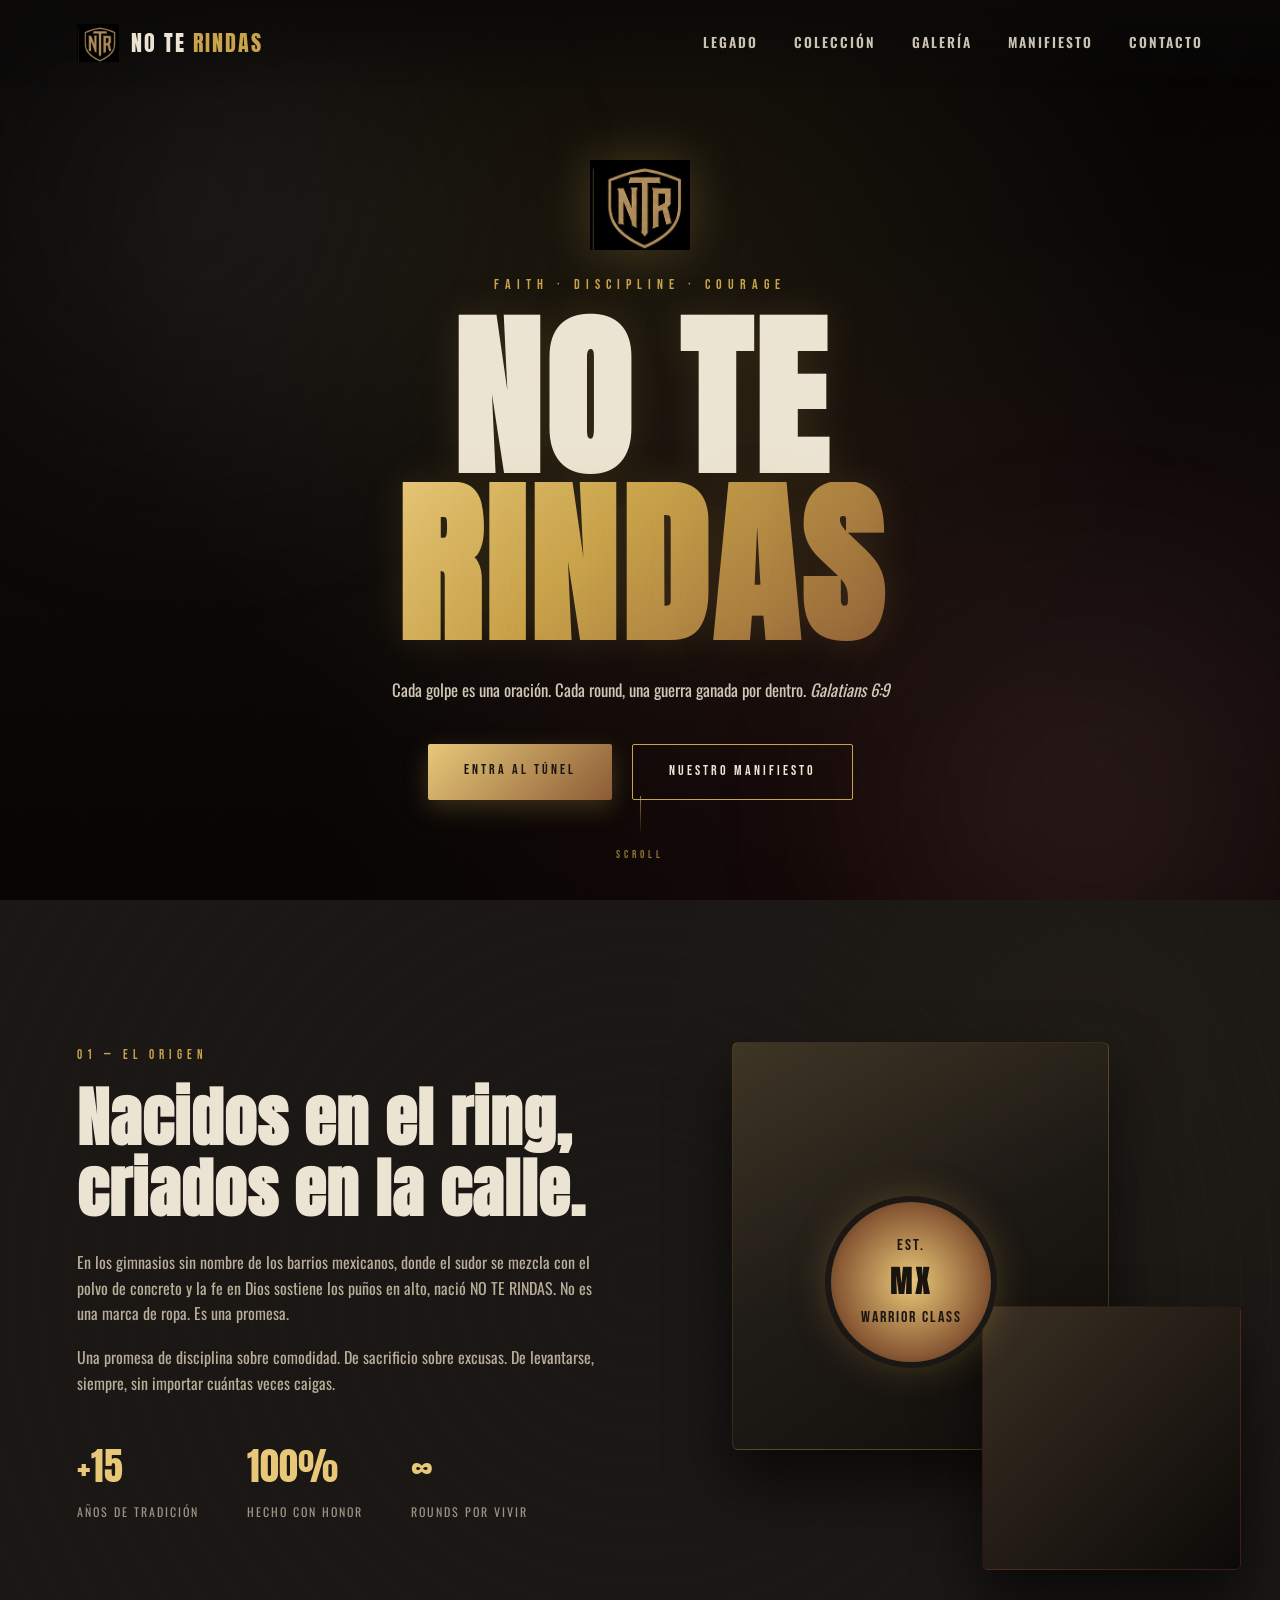
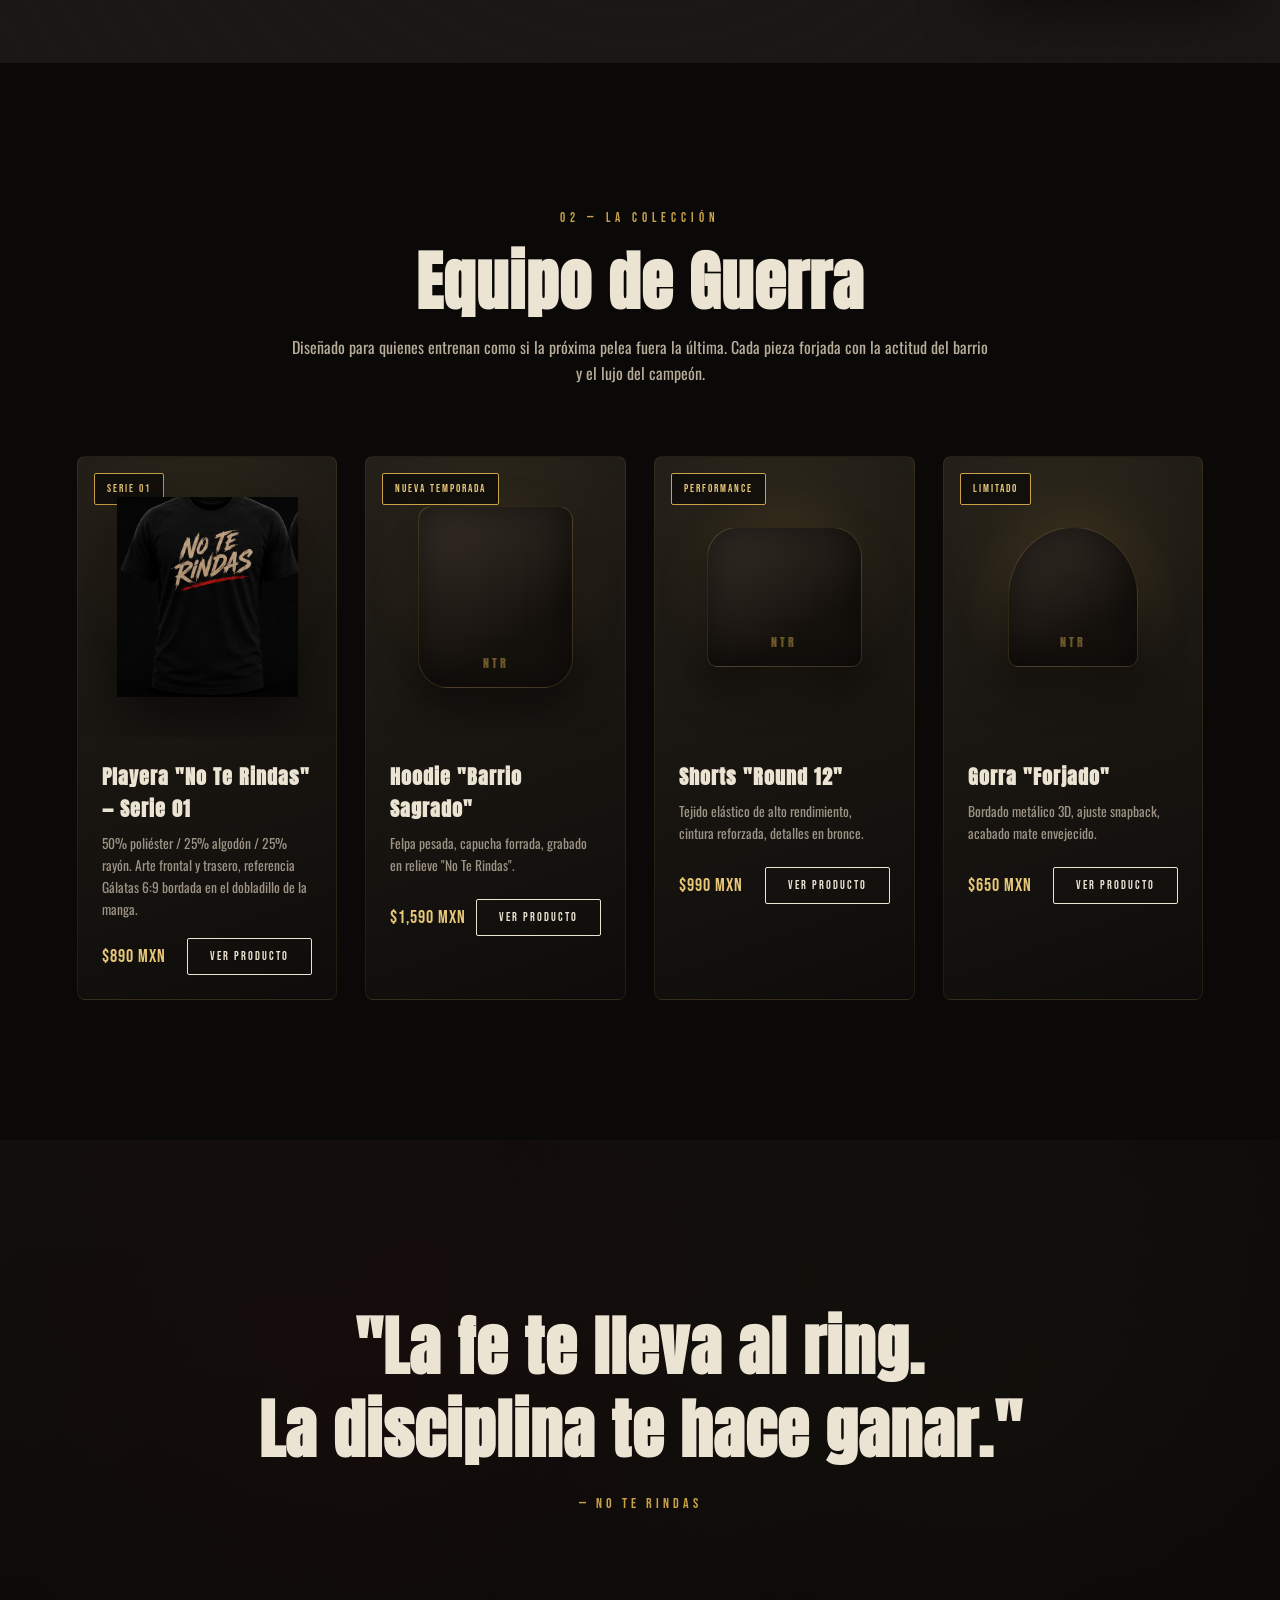
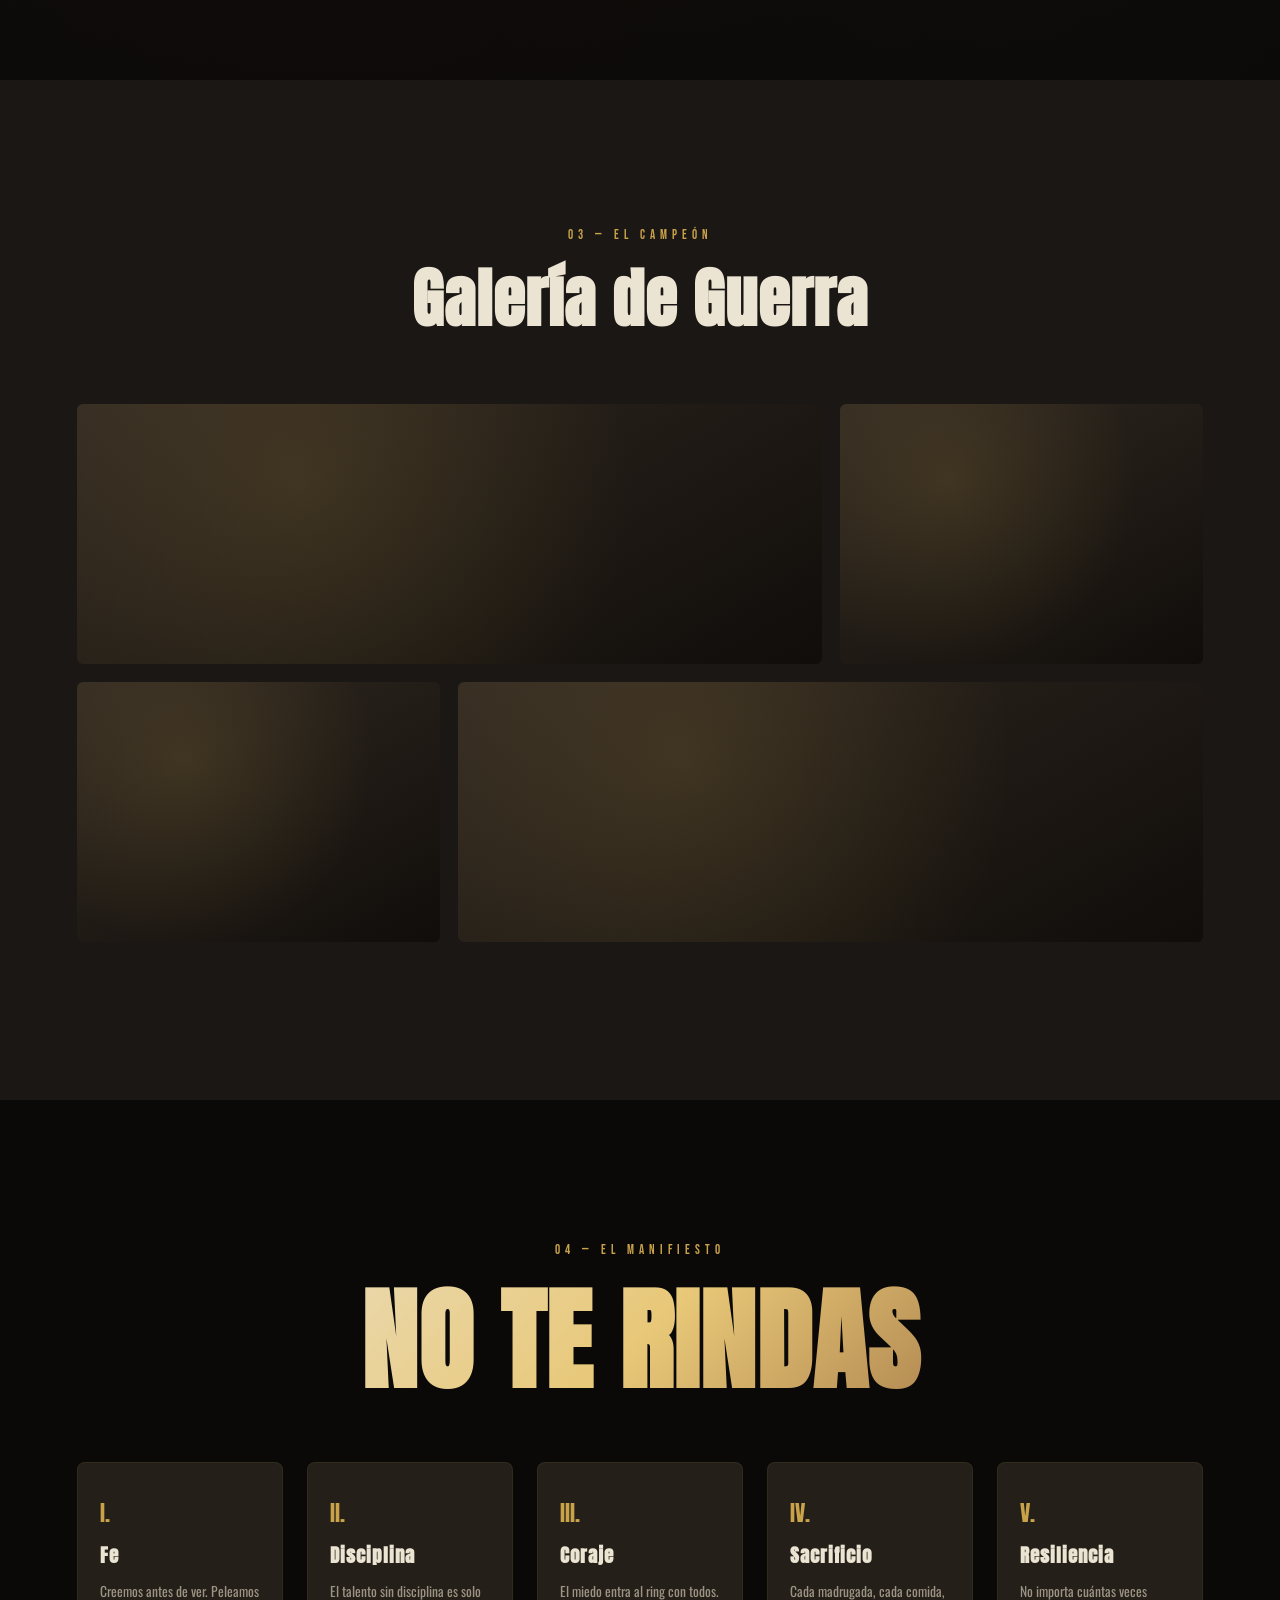
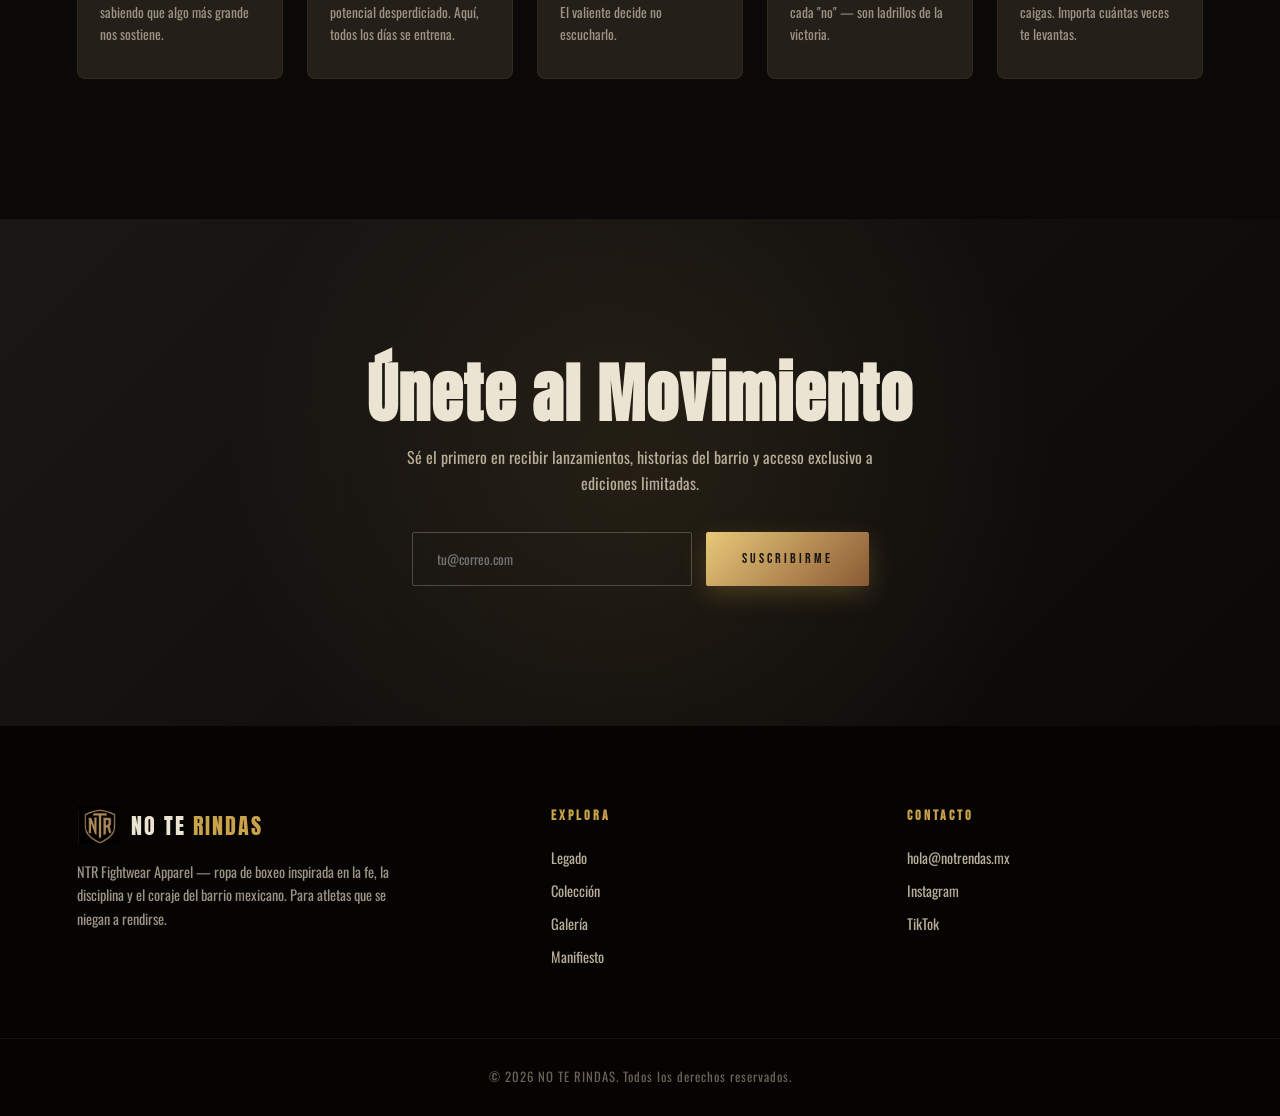
<file: index.html>
<!DOCTYPE html>
<html lang="es">
<head>
<meta charset="UTF-8">
<meta name="viewport" content="width=device-width, initial-scale=1.0">
<title>NO TE RINDAS | Barrio Warrior Boxing</title>
<link rel="preconnect" href="https://fonts.googleapis.com">
<link href="https://fonts.googleapis.com/css2?family=Anton&family=Bebas+Neue&family=Oswald:wght@300;400;600&display=swap" rel="stylesheet">
<link rel="stylesheet" href="css/style.css">
</head>
<body>

<div class="grain"></div>
<div class="ember-layer" id="embers"></div>

<!-- NAV -->
<header class="navbar">
  <div class="logo">
    <img src="assets/ntr-shield.png" alt="NTR" class="logo-mark">
    <span class="logo-text">NO TE <span>RINDAS</span></span>
  </div>
  <nav>
    <a href="#about">Legado</a>
    <a href="#collection">Colección</a>
    <a href="#gallery">Galería</a>
    <a href="#manifesto">Manifiesto</a>
    <a href="#contact">Contacto</a>
  </nav>
  <div class="burger"><span></span><span></span><span></span></div>
</header>

<!-- HERO -->
<section class="hero" id="hero">
  <div class="smoke smoke1"></div>
  <div class="smoke smoke2"></div>
  <div class="hero-content">
    <img src="assets/ntr-shield.png" alt="NTR Shield" class="hero-shield">
    <p class="hero-tag">FAITH &middot; DISCIPLINE &middot; COURAGE</p>
    <h1 class="hero-title">
      <span class="line">NO TE</span>
      <span class="line gold">RINDAS</span>
    </h1>
    <p class="hero-sub">Cada golpe es una oración. Cada round, una guerra ganada por dentro. <em>Galatians 6:9</em></p>
    <div class="hero-cta">
      <a href="#collection" class="btn btn-gold">Entra al Túnel</a>
      <a href="#manifesto" class="btn btn-ghost">Nuestro Manifiesto</a>
    </div>
  </div>
  <div class="scroll-indicator"><span></span>SCROLL</div>
</section>

<!-- ABOUT / LEGACY -->
<section class="about" id="about">
  <div class="about-bg"></div>
  <div class="container split">
    <div class="split-text">
      <span class="kicker">01 — EL ORIGEN</span>
      <h2>Nacidos en el ring, <br>criados en la calle.</h2>
      <p>En los gimnasios sin nombre de los barrios mexicanos, donde el sudor se mezcla con el polvo de concreto y la fe en Dios sostiene los puños en alto, nació NO TE RINDAS. No es una marca de ropa. Es una promesa.</p>
      <p>Una promesa de disciplina sobre comodidad. De sacrificio sobre excusas. De levantarse, siempre, sin importar cuántas veces caigas.</p>
      <div class="stat-row">
        <div class="stat"><span class="num">+15</span><span class="lbl">Años de Tradición</span></div>
        <div class="stat"><span class="num">100%</span><span class="lbl">Hecho con Honor</span></div>
        <div class="stat"><span class="num">∞</span><span class="lbl">Rounds por Vivir</span></div>
      </div>
    </div>
    <div class="split-visual">
      <div class="frame frame-1"></div>
      <div class="frame frame-2"></div>
      <div class="badge-circle">
        <div class="badge-inner">
          <p>EST.</p>
          <h3>MX</h3>
          <p>WARRIOR CLASS</p>
        </div>
      </div>
    </div>
  </div>
</section>

<!-- COLLECTION -->
<section class="collection" id="collection">
  <div class="container">
    <div class="section-head">
      <span class="kicker">02 — LA COLECCIÓN</span>
      <h2>Equipo de Guerra</h2>
      <p class="section-desc">Diseñado para quienes entrenan como si la próxima pelea fuera la última. Cada pieza forjada con la actitud del barrio y el lujo del campeón.</p>
    </div>

    <div class="product-grid">
      <article class="product-card" data-tilt>
        <div class="product-media">
          <div class="product-glow"></div>
          <img src="assets/ntr-shirt-front.png" alt="Playera No Te Rindas - Serie 01" class="product-photo">
          <span class="product-tag">Serie 01</span>
        </div>
        <div class="product-info">
          <h3>Playera "No Te Rindas" — Serie 01</h3>
          <p>50% poliéster / 25% algodón / 25% rayón. Arte frontal y trasero, referencia Gálatas 6:9 bordada en el dobladillo de la manga.</p>
          <div class="product-foot">
            <span class="price">$890 MXN</span>
            <button class="btn btn-small">Ver Producto</button>
          </div>
        </div>
      </article>

      <article class="product-card" data-tilt>
        <div class="product-media">
          <div class="product-glow"></div>
          <div class="product-mock hoodie"></div>
          <span class="product-tag">Nueva Temporada</span>
        </div>
        <div class="product-info">
          <h3>Hoodie "Barrio Sagrado"</h3>
          <p>Felpa pesada, capucha forrada, grabado en relieve "No Te Rindas".</p>
          <div class="product-foot">
            <span class="price">$1,590 MXN</span>
            <button class="btn btn-small">Ver Producto</button>
          </div>
        </div>
      </article>

      <article class="product-card" data-tilt>
        <div class="product-media">
          <div class="product-glow"></div>
          <div class="product-mock shorts"></div>
          <span class="product-tag">Performance</span>
        </div>
        <div class="product-info">
          <h3>Shorts "Round 12"</h3>
          <p>Tejido elástico de alto rendimiento, cintura reforzada, detalles en bronce.</p>
          <div class="product-foot">
            <span class="price">$990 MXN</span>
            <button class="btn btn-small">Ver Producto</button>
          </div>
        </div>
      </article>

      <article class="product-card" data-tilt>
        <div class="product-media">
          <div class="product-glow"></div>
          <div class="product-mock cap"></div>
          <span class="product-tag">Limitado</span>
        </div>
        <div class="product-info">
          <h3>Gorra "Forjado"</h3>
          <p>Bordado metálico 3D, ajuste snapback, acabado mate envejecido.</p>
          <div class="product-foot">
            <span class="price">$650 MXN</span>
            <button class="btn btn-small">Ver Producto</button>
          </div>
        </div>
      </article>
    </div>
  </div>
</section>

<!-- PARALLAX QUOTE -->
<section class="quote-banner">
  <div class="quote-bg"></div>
  <div class="quote-content">
    <h2>"La fe te lleva al ring.<br>La disciplina te hace ganar."</h2>
    <p>— NO TE RINDAS</p>
  </div>
</section>

<!-- GALLERY -->
<section class="gallery" id="gallery">
  <div class="container">
    <div class="section-head">
      <span class="kicker">03 — EL CAMPEÓN</span>
      <h2>Galería de Guerra</h2>
    </div>
    <div class="gallery-grid">
      <div class="gallery-item g1"><div class="gallery-overlay"><h4>Entrenamiento al Amanecer</h4></div></div>
      <div class="gallery-item g2"><div class="gallery-overlay"><h4>Vendas y Sudor</h4></div></div>
      <div class="gallery-item g3"><div class="gallery-overlay"><h4>El Túnel</h4></div></div>
      <div class="gallery-item g4"><div class="gallery-overlay"><h4>Última Campana</h4></div></div>
      <div class="gallery-item g5"><div class="gallery-overlay"><h4>Fe en los Puños</h4></div></div>
      <div class="gallery-item g6"><div class="gallery-overlay"><h4>Concreto Sagrado</h4></div></div>
    </div>
  </div>
</section>

<!-- MANIFESTO -->
<section class="manifesto" id="manifesto">
  <div class="container">
    <span class="kicker center">04 — EL MANIFIESTO</span>
    <h2 class="manifesto-title">NO TE RINDAS</h2>
    <div class="manifesto-grid">
      <div class="manifesto-item">
        <span class="m-num">I.</span>
        <h3>Fe</h3>
        <p>Creemos antes de ver. Peleamos sabiendo que algo más grande nos sostiene.</p>
      </div>
      <div class="manifesto-item">
        <span class="m-num">II.</span>
        <h3>Disciplina</h3>
        <p>El talento sin disciplina es solo potencial desperdiciado. Aquí, todos los días se entrena.</p>
      </div>
      <div class="manifesto-item">
        <span class="m-num">III.</span>
        <h3>Coraje</h3>
        <p>El miedo entra al ring con todos. El valiente decide no escucharlo.</p>
      </div>
      <div class="manifesto-item">
        <span class="m-num">IV.</span>
        <h3>Sacrificio</h3>
        <p>Cada madrugada, cada comida, cada "no" — son ladrillos de la victoria.</p>
      </div>
      <div class="manifesto-item">
        <span class="m-num">V.</span>
        <h3>Resiliencia</h3>
        <p>No importa cuántas veces caigas. Importa cuántas veces te levantas.</p>
      </div>
    </div>
  </div>
</section>

<!-- NEWSLETTER / CTA -->
<section class="cta-final">
  <div class="cta-content">
    <h2>Únete al Movimiento</h2>
    <p>Sé el primero en recibir lanzamientos, historias del barrio y acceso exclusivo a ediciones limitadas.</p>
    <form class="cta-form" onsubmit="event.preventDefault()">
      <input type="email" placeholder="tu@correo.com" required>
      <button type="submit" class="btn btn-gold">Suscribirme</button>
    </form>
  </div>
</section>

<!-- FOOTER -->
<footer class="footer" id="contact">
  <div class="container footer-grid">
    <div class="footer-brand">
      <div class="logo">
        <img src="assets/ntr-shield.png" alt="NTR" class="logo-mark">
        <span class="logo-text">NO TE <span>RINDAS</span></span>
      </div>
      <p>NTR Fightwear Apparel — ropa de boxeo inspirada en la fe, la disciplina y el coraje del barrio mexicano. Para atletas que se niegan a rendirse.</p>
    </div>
    <div class="footer-links">
      <h4>Explora</h4>
      <a href="#about">Legado</a>
      <a href="#collection">Colección</a>
      <a href="#gallery">Galería</a>
      <a href="#manifesto">Manifiesto</a>
    </div>
    <div class="footer-links">
      <h4>Contacto</h4>
      <a href="mailto:hola@notrendas.mx">hola@notrendas.mx</a>
      <a href="#">Instagram</a>
      <a href="#">TikTok</a>
    </div>
  </div>
  <div class="footer-bottom">
    <p>© 2026 NO TE RINDAS. Todos los derechos reservados.</p>
  </div>
</footer>

<script src="js/main.js"></script>
</body>
</html>
</file>
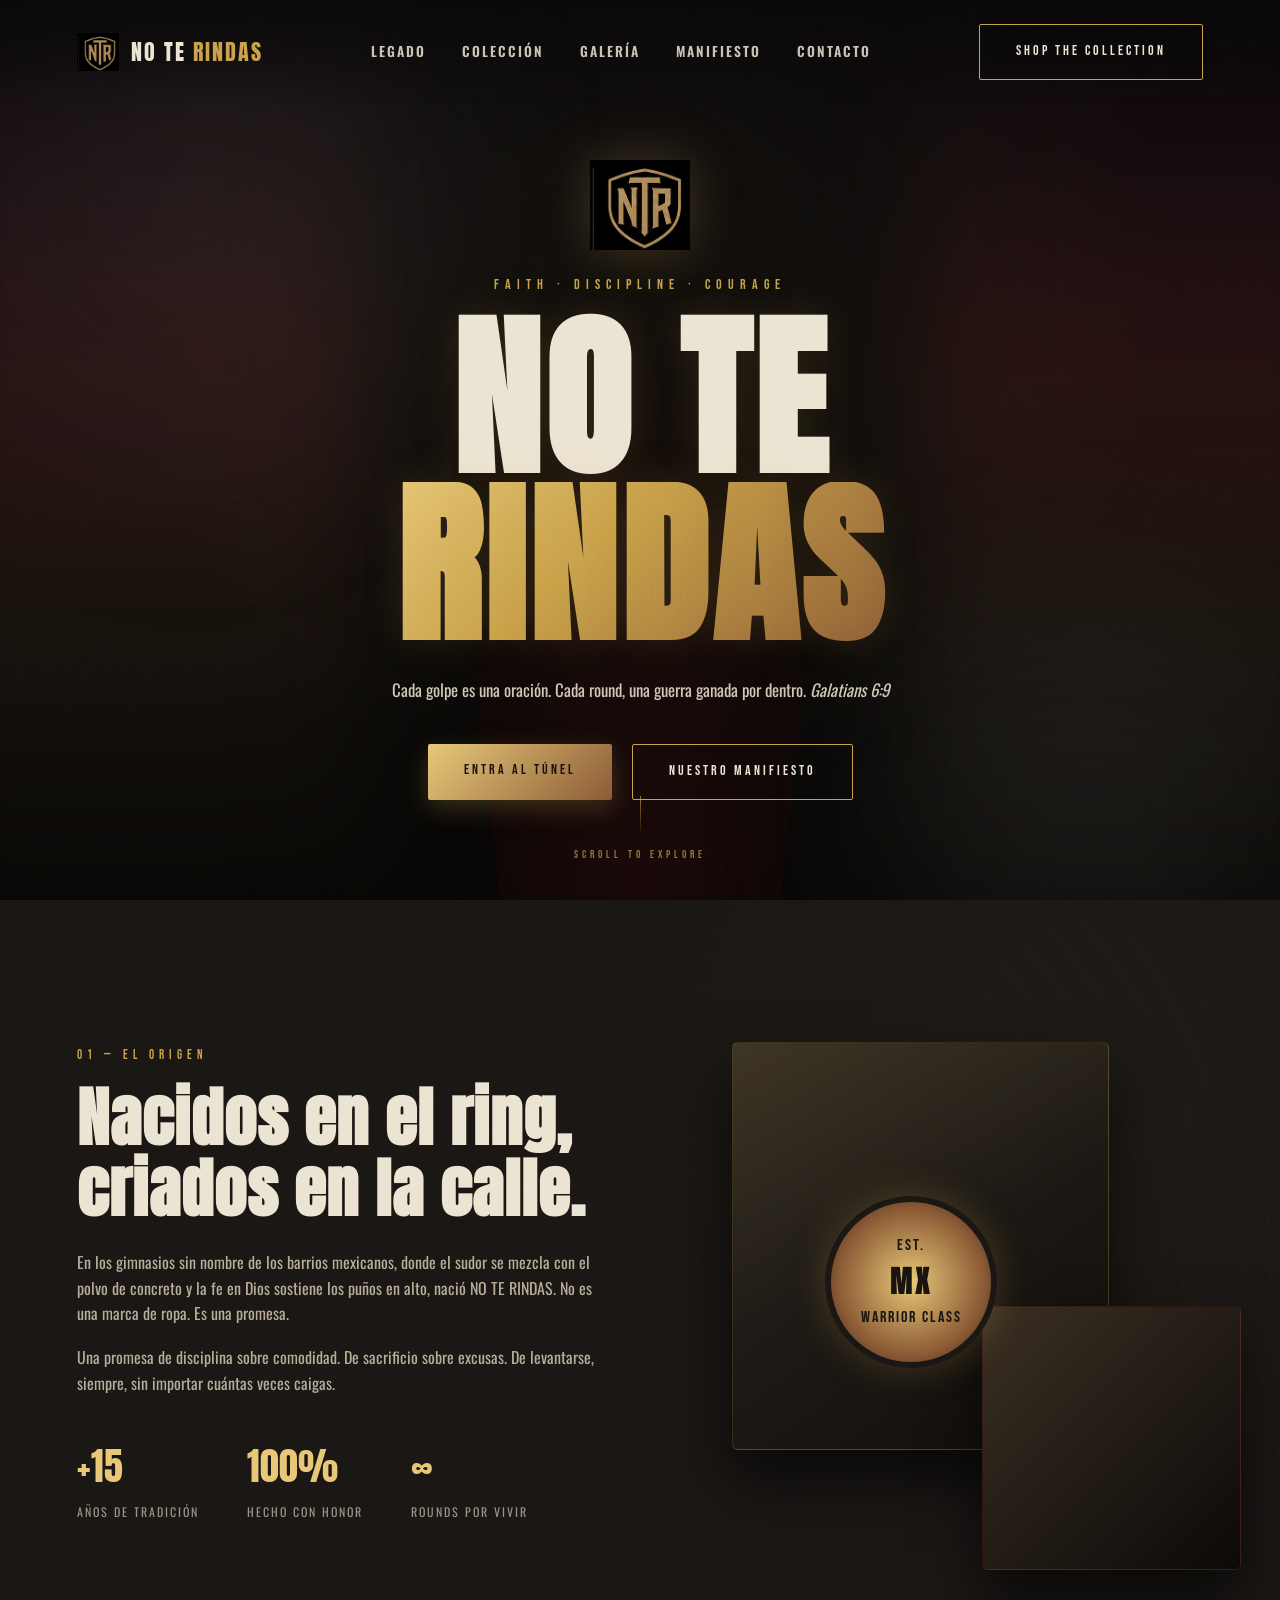
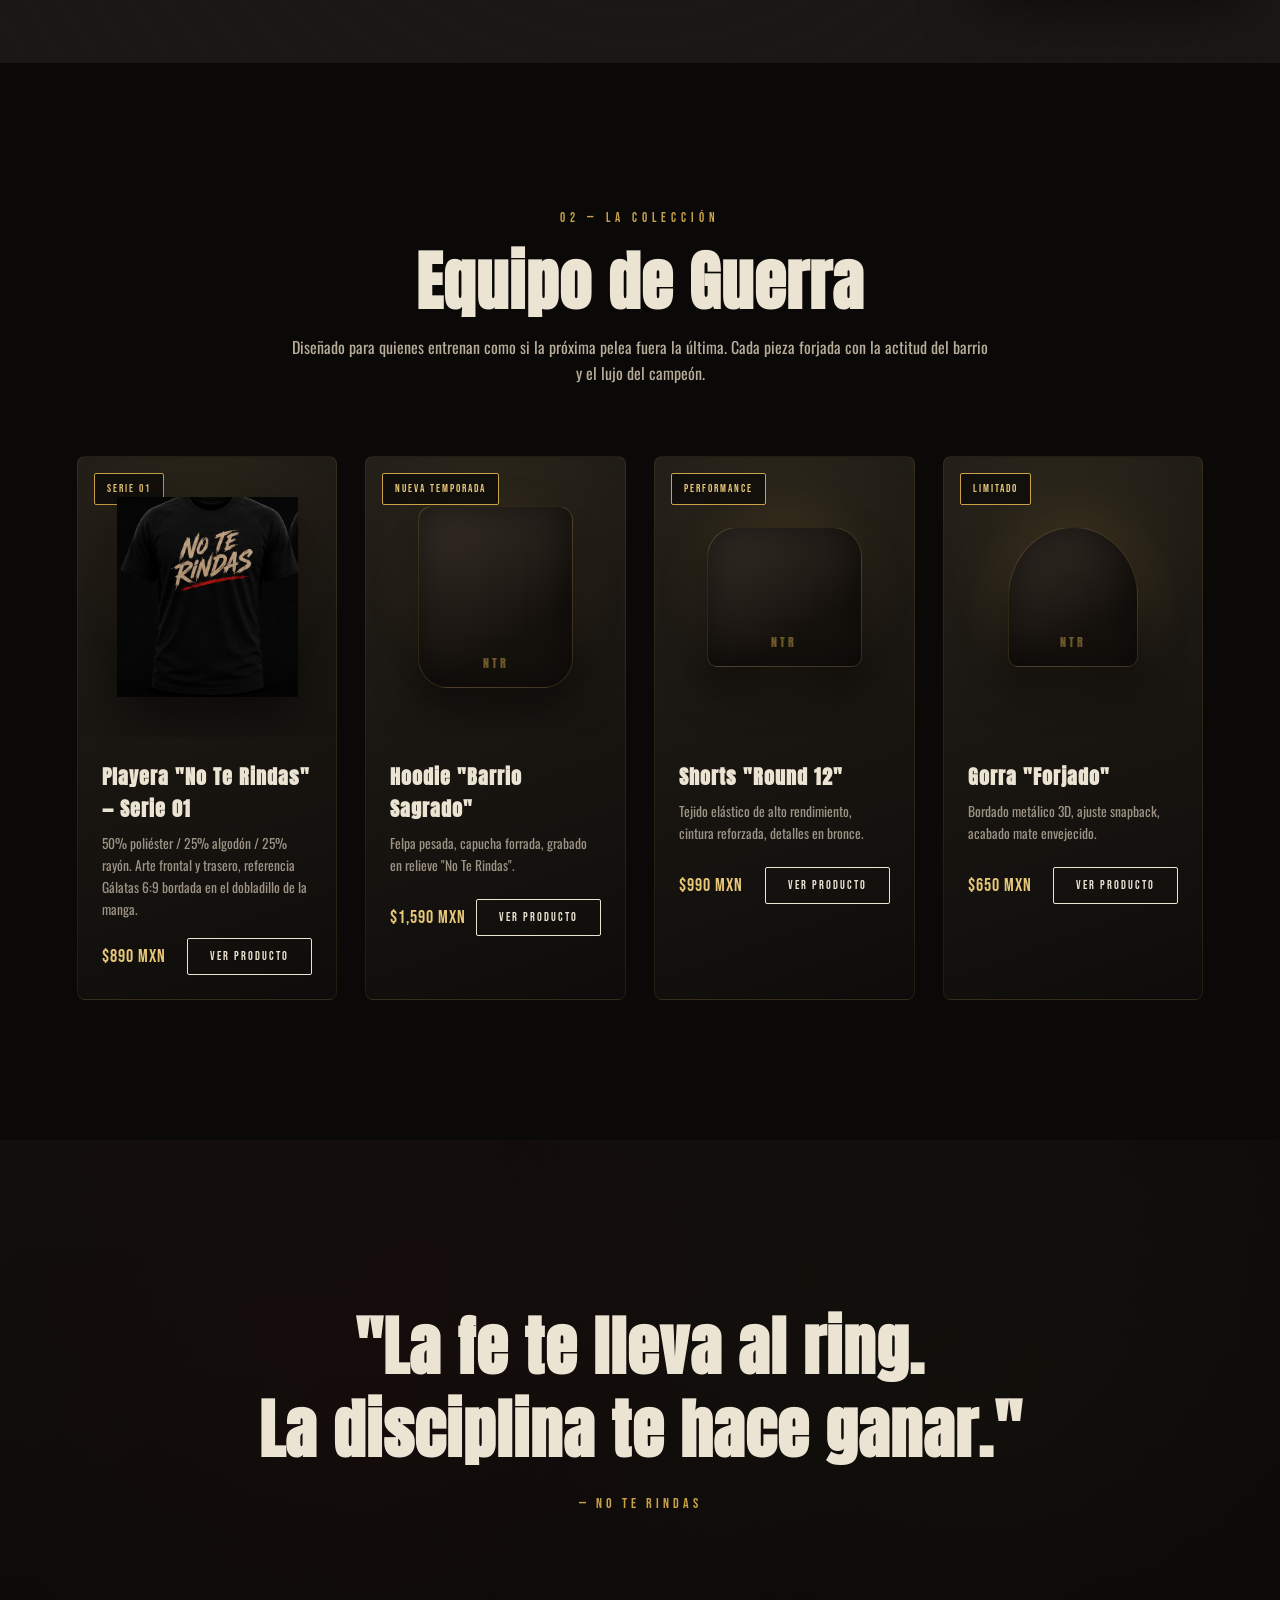
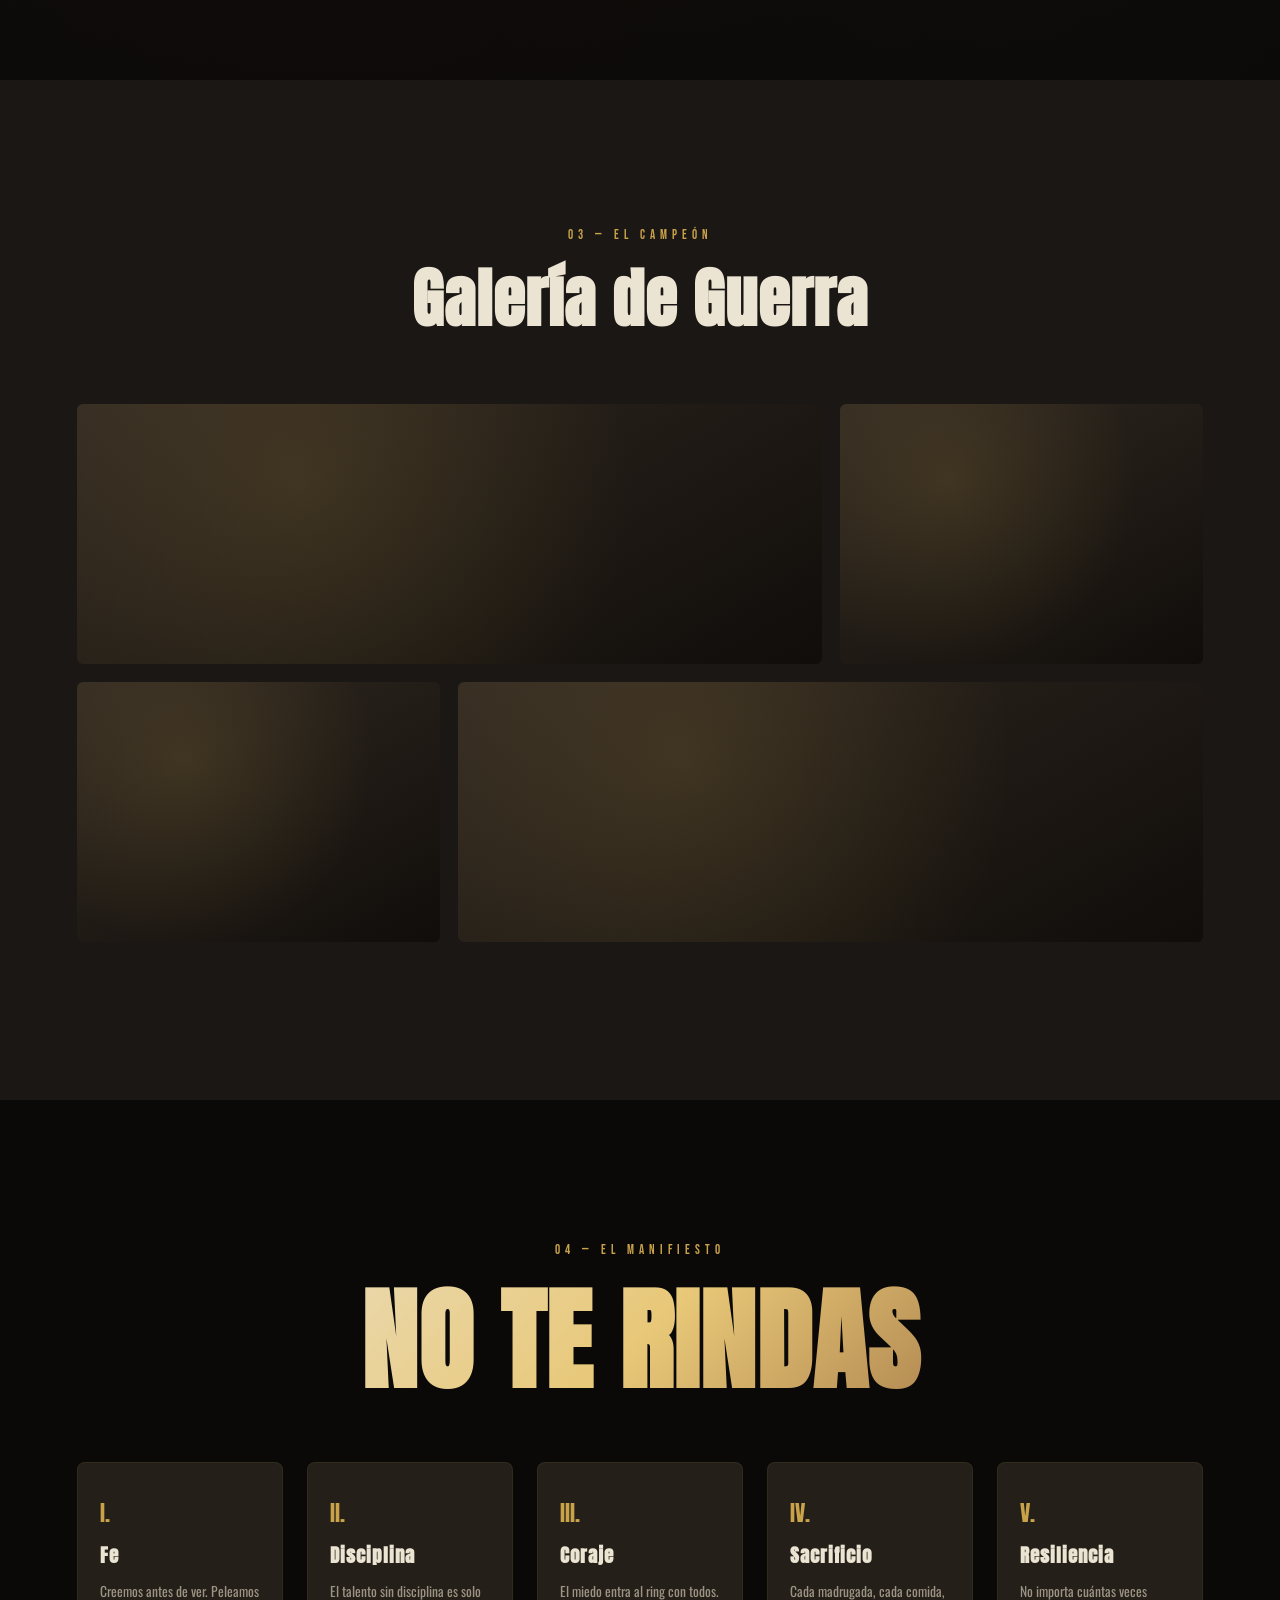
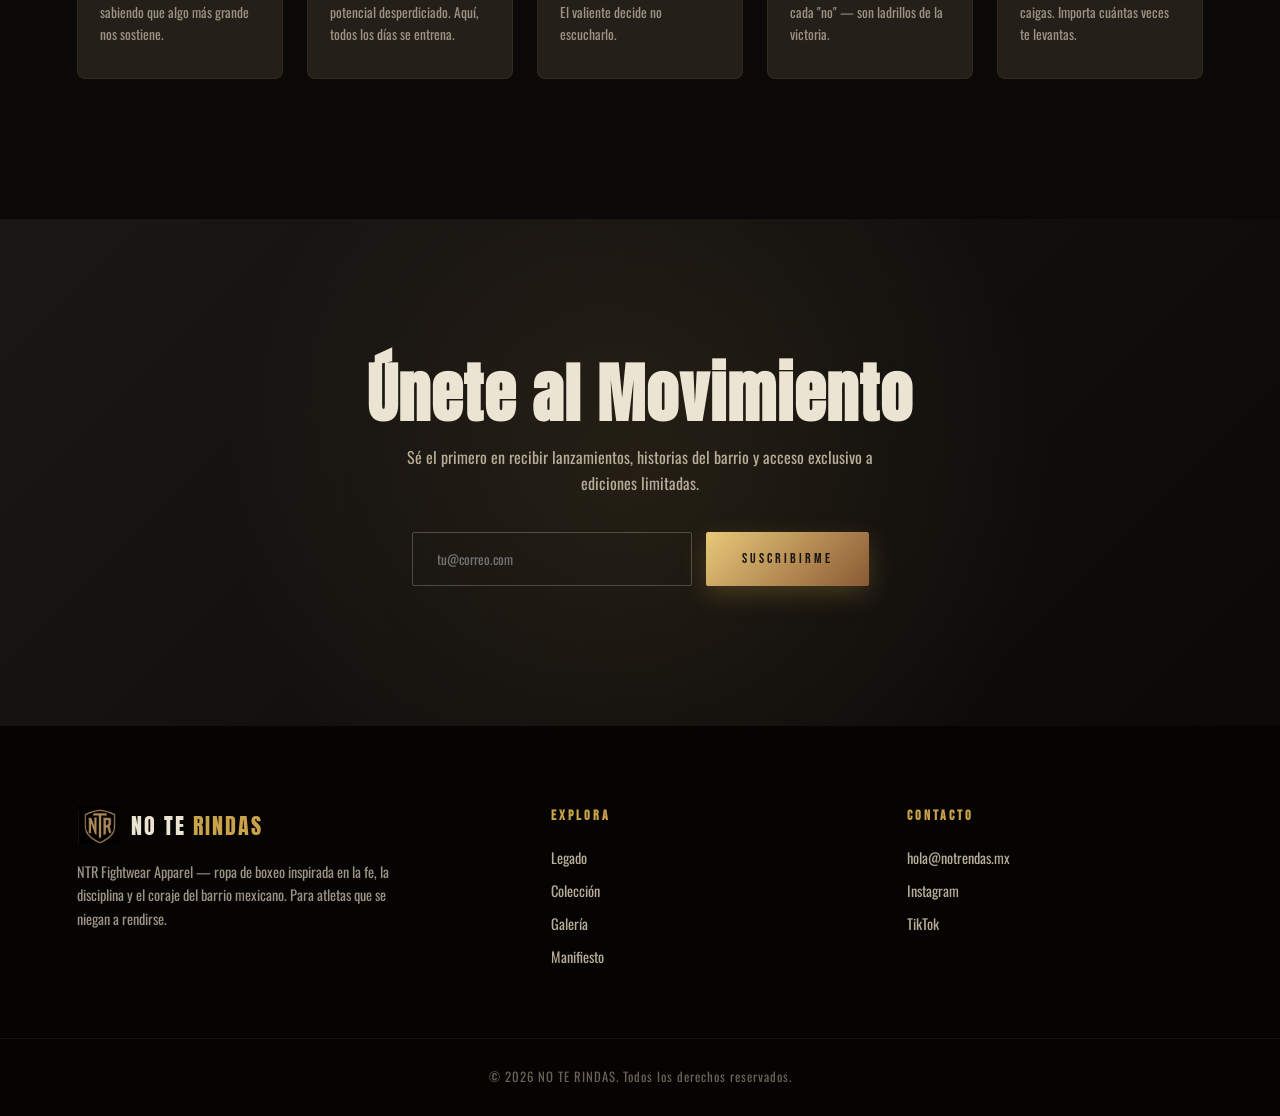
<file: docs/index.html>
<!DOCTYPE html>
<html lang="es">
<head>
<meta charset="UTF-8">
<meta name="viewport" content="width=device-width, initial-scale=1.0">
<title>NO TE RINDAS | Barrio Warrior Boxing</title>
<link rel="preconnect" href="https://fonts.googleapis.com">
<link href="https://fonts.googleapis.com/css2?family=Anton&family=Bebas+Neue&family=Oswald:wght@300;400;600&display=swap" rel="stylesheet">
<link rel="stylesheet" href="css/style.css">
</head>
<body>

<div class="grain"></div>
<div class="ember-layer" id="embers"></div>

<!-- NAV -->
<header class="navbar">
  <div class="logo">
    <img src="assets/ntr-shield.png" alt="NTR" class="logo-mark">
    <span class="logo-text">NO TE <span>RINDAS</span></span>
  </div>
  <nav>
    <a href="#about">Legado</a>
    <a href="#collection">Colección</a>
    <a href="#gallery">Galería</a>
    <a href="#manifesto">Manifiesto</a>
    <a href="#contact">Contacto</a>
  </nav>
  <a href="#collection" class="btn btn-pill">Shop the Collection</a>
  <div class="burger"><span></span><span></span><span></span></div>
</header>

<!-- HERO -->
<section class="hero" id="hero">
  <div class="hero-glow glow-left"></div>
  <div class="hero-glow glow-right"></div>
  <div class="hero-figure"></div>
  <div class="smoke smoke1"></div>
  <div class="smoke smoke2"></div>
  <div class="hero-content">
    <img src="assets/ntr-shield.png" alt="NTR Shield" class="hero-shield">
    <p class="hero-tag">FAITH &middot; DISCIPLINE &middot; COURAGE</p>
    <h1 class="hero-title">
      <span class="line">NO TE</span>
      <span class="line gold">RINDAS</span>
    </h1>
    <p class="hero-sub">Cada golpe es una oración. Cada round, una guerra ganada por dentro. <em>Galatians 6:9</em></p>
    <div class="hero-cta">
      <a href="#collection" class="btn btn-gold">Entra al Túnel</a>
      <a href="#manifesto" class="btn btn-ghost">Nuestro Manifiesto</a>
    </div>
  </div>
  <div class="scroll-indicator"><span></span>SCROLL TO EXPLORE</div>
</section>

<!-- ABOUT / LEGACY -->
<section class="about" id="about">
  <div class="about-bg"></div>
  <div class="container split">
    <div class="split-text">
      <span class="kicker">01 — EL ORIGEN</span>
      <h2>Nacidos en el ring, <br>criados en la calle.</h2>
      <p>En los gimnasios sin nombre de los barrios mexicanos, donde el sudor se mezcla con el polvo de concreto y la fe en Dios sostiene los puños en alto, nació NO TE RINDAS. No es una marca de ropa. Es una promesa.</p>
      <p>Una promesa de disciplina sobre comodidad. De sacrificio sobre excusas. De levantarse, siempre, sin importar cuántas veces caigas.</p>
      <div class="stat-row">
        <div class="stat"><span class="num">+15</span><span class="lbl">Años de Tradición</span></div>
        <div class="stat"><span class="num">100%</span><span class="lbl">Hecho con Honor</span></div>
        <div class="stat"><span class="num">∞</span><span class="lbl">Rounds por Vivir</span></div>
      </div>
    </div>
    <div class="split-visual">
      <div class="frame frame-1"></div>
      <div class="frame frame-2"></div>
      <div class="badge-circle">
        <div class="badge-inner">
          <p>EST.</p>
          <h3>MX</h3>
          <p>WARRIOR CLASS</p>
        </div>
      </div>
    </div>
  </div>
</section>

<!-- COLLECTION -->
<section class="collection" id="collection">
  <div class="container">
    <div class="section-head">
      <span class="kicker">02 — LA COLECCIÓN</span>
      <h2>Equipo de Guerra</h2>
      <p class="section-desc">Diseñado para quienes entrenan como si la próxima pelea fuera la última. Cada pieza forjada con la actitud del barrio y el lujo del campeón.</p>
    </div>

    <div class="product-grid">
      <article class="product-card" data-tilt>
        <div class="product-media">
          <div class="product-glow"></div>
          <img src="assets/ntr-shirt-front.png" alt="Playera No Te Rindas - Serie 01" class="product-photo">
          <span class="product-tag">Serie 01</span>
        </div>
        <div class="product-info">
          <h3>Playera "No Te Rindas" — Serie 01</h3>
          <p>50% poliéster / 25% algodón / 25% rayón. Arte frontal y trasero, referencia Gálatas 6:9 bordada en el dobladillo de la manga.</p>
          <div class="product-foot">
            <span class="price">$890 MXN</span>
            <button class="btn btn-small">Ver Producto</button>
          </div>
        </div>
      </article>

      <article class="product-card" data-tilt>
        <div class="product-media">
          <div class="product-glow"></div>
          <div class="product-mock hoodie"></div>
          <span class="product-tag">Nueva Temporada</span>
        </div>
        <div class="product-info">
          <h3>Hoodie "Barrio Sagrado"</h3>
          <p>Felpa pesada, capucha forrada, grabado en relieve "No Te Rindas".</p>
          <div class="product-foot">
            <span class="price">$1,590 MXN</span>
            <button class="btn btn-small">Ver Producto</button>
          </div>
        </div>
      </article>

      <article class="product-card" data-tilt>
        <div class="product-media">
          <div class="product-glow"></div>
          <div class="product-mock shorts"></div>
          <span class="product-tag">Performance</span>
        </div>
        <div class="product-info">
          <h3>Shorts "Round 12"</h3>
          <p>Tejido elástico de alto rendimiento, cintura reforzada, detalles en bronce.</p>
          <div class="product-foot">
            <span class="price">$990 MXN</span>
            <button class="btn btn-small">Ver Producto</button>
          </div>
        </div>
      </article>

      <article class="product-card" data-tilt>
        <div class="product-media">
          <div class="product-glow"></div>
          <div class="product-mock cap"></div>
          <span class="product-tag">Limitado</span>
        </div>
        <div class="product-info">
          <h3>Gorra "Forjado"</h3>
          <p>Bordado metálico 3D, ajuste snapback, acabado mate envejecido.</p>
          <div class="product-foot">
            <span class="price">$650 MXN</span>
            <button class="btn btn-small">Ver Producto</button>
          </div>
        </div>
      </article>
    </div>
  </div>
</section>

<!-- PARALLAX QUOTE -->
<section class="quote-banner">
  <div class="quote-bg"></div>
  <div class="quote-content">
    <h2>"La fe te lleva al ring.<br>La disciplina te hace ganar."</h2>
    <p>— NO TE RINDAS</p>
  </div>
</section>

<!-- GALLERY -->
<section class="gallery" id="gallery">
  <div class="container">
    <div class="section-head">
      <span class="kicker">03 — EL CAMPEÓN</span>
      <h2>Galería de Guerra</h2>
    </div>
    <div class="gallery-grid">
      <div class="gallery-item g1"><div class="gallery-overlay"><h4>Entrenamiento al Amanecer</h4></div></div>
      <div class="gallery-item g2"><div class="gallery-overlay"><h4>Vendas y Sudor</h4></div></div>
      <div class="gallery-item g3"><div class="gallery-overlay"><h4>El Túnel</h4></div></div>
      <div class="gallery-item g4"><div class="gallery-overlay"><h4>Última Campana</h4></div></div>
      <div class="gallery-item g5"><div class="gallery-overlay"><h4>Fe en los Puños</h4></div></div>
      <div class="gallery-item g6"><div class="gallery-overlay"><h4>Concreto Sagrado</h4></div></div>
    </div>
  </div>
</section>

<!-- MANIFESTO -->
<section class="manifesto" id="manifesto">
  <div class="container">
    <span class="kicker center">04 — EL MANIFIESTO</span>
    <h2 class="manifesto-title">NO TE RINDAS</h2>
    <div class="manifesto-grid">
      <div class="manifesto-item">
        <span class="m-num">I.</span>
        <h3>Fe</h3>
        <p>Creemos antes de ver. Peleamos sabiendo que algo más grande nos sostiene.</p>
      </div>
      <div class="manifesto-item">
        <span class="m-num">II.</span>
        <h3>Disciplina</h3>
        <p>El talento sin disciplina es solo potencial desperdiciado. Aquí, todos los días se entrena.</p>
      </div>
      <div class="manifesto-item">
        <span class="m-num">III.</span>
        <h3>Coraje</h3>
        <p>El miedo entra al ring con todos. El valiente decide no escucharlo.</p>
      </div>
      <div class="manifesto-item">
        <span class="m-num">IV.</span>
        <h3>Sacrificio</h3>
        <p>Cada madrugada, cada comida, cada "no" — son ladrillos de la victoria.</p>
      </div>
      <div class="manifesto-item">
        <span class="m-num">V.</span>
        <h3>Resiliencia</h3>
        <p>No importa cuántas veces caigas. Importa cuántas veces te levantas.</p>
      </div>
    </div>
  </div>
</section>

<!-- NEWSLETTER / CTA -->
<section class="cta-final">
  <div class="cta-content">
    <h2>Únete al Movimiento</h2>
    <p>Sé el primero en recibir lanzamientos, historias del barrio y acceso exclusivo a ediciones limitadas.</p>
    <form class="cta-form" onsubmit="event.preventDefault()">
      <input type="email" placeholder="tu@correo.com" required>
      <button type="submit" class="btn btn-gold">Suscribirme</button>
    </form>
  </div>
</section>

<!-- FOOTER -->
<footer class="footer" id="contact">
  <div class="container footer-grid">
    <div class="footer-brand">
      <div class="logo">
        <img src="assets/ntr-shield.png" alt="NTR" class="logo-mark">
        <span class="logo-text">NO TE <span>RINDAS</span></span>
      </div>
      <p>NTR Fightwear Apparel — ropa de boxeo inspirada en la fe, la disciplina y el coraje del barrio mexicano. Para atletas que se niegan a rendirse.</p>
    </div>
    <div class="footer-links">
      <h4>Explora</h4>
      <a href="#about">Legado</a>
      <a href="#collection">Colección</a>
      <a href="#gallery">Galería</a>
      <a href="#manifesto">Manifiesto</a>
    </div>
    <div class="footer-links">
      <h4>Contacto</h4>
      <a href="mailto:hola@notrendas.mx">hola@notrendas.mx</a>
      <a href="#">Instagram</a>
      <a href="#">TikTok</a>
    </div>
  </div>
  <div class="footer-bottom">
    <p>© 2026 NO TE RINDAS. Todos los derechos reservados.</p>
  </div>
</footer>

<script src="js/main.js"></script>
</body>
</html>
</file>
<file: css/style.css>
:root{
  --black: #0a0908;
  --charcoal: #1a1715;
  --charcoal-2: #242019;
  --gold: #c9a24a;
  --gold-bright: #e8c878;
  --bone: #ece4d3;
  --bronze: #8a5a35;
  --red: #7a1f1f;
  --font-display: 'Anton', sans-serif;
  --font-accent: 'Bebas Neue', sans-serif;
  --font-body: 'Oswald', sans-serif;
}

*{margin:0;padding:0;box-sizing:border-box;}
html{scroll-behavior:smooth;}
body{
  background:var(--black);
  color:var(--bone);
  font-family:var(--font-body);
  overflow-x:hidden;
  line-height:1.6;
}

.container{
  max-width:1280px;
  margin:0 auto;
  padding:0 6vw;
}

/* GRAIN OVERLAY */
.grain{
  position:fixed; inset:0; z-index:9999; pointer-events:none;
  opacity:.05; mix-blend-mode:overlay;
  background-image:url("data:image/svg+xml,%3Csvg xmlns='http://www.w3.org/2000/svg' width='200' height='200'%3E%3Cfilter id='n'%3E%3CfeTurbulence type='fractalNoise' baseFrequency='0.9' numOctaves='3'/%3E%3C/filter%3E%3Crect width='100%25' height='100%25' filter='url(%23n)'/%3E%3C/svg%3E");
}

/* EMBERS */
.ember-layer{
  position:fixed; inset:0; z-index:1; pointer-events:none; overflow:hidden;
}
.ember{
  position:absolute; bottom:-10px; border-radius:50%;
  background:radial-gradient(circle, var(--gold-bright), var(--bronze) 60%, transparent 100%);
  opacity:0; box-shadow:0 0 8px var(--gold);
  animation: rise linear infinite;
}
@keyframes rise{
  0%{transform:translateY(0) translateX(0); opacity:0;}
  10%{opacity:.8;}
  90%{opacity:.4;}
  100%{transform:translateY(-110vh) translateX(var(--drift,40px)); opacity:0;}
}

/* NAVBAR */
.navbar{
  position:fixed; top:0; left:0; right:0; z-index:100;
  display:flex; align-items:center; justify-content:space-between;
  padding:24px 6vw;
  background:linear-gradient(180deg, rgba(10,9,8,.85), transparent);
  backdrop-filter:blur(4px);
  transition:padding .3s ease, background .3s ease;
}
.navbar.scrolled{
  padding:14px 6vw;
  background:rgba(10,9,8,.92);
  border-bottom:1px solid rgba(201,162,74,.15);
}
.logo{
  display:flex; align-items:center; gap:12px;
  font-family:var(--font-display);
  font-size:1.4rem; letter-spacing:2px; color:var(--bone);
}
.logo-mark{height:38px; width:auto;}
.logo-text span{color:var(--gold);}

/* HERO SHIELD */
.hero-shield{
  height:90px; margin-bottom:18px; opacity:0; transform:translateY(-20px);
  animation:fadeUp 1s cubic-bezier(.22,1,.36,1) forwards 0s;
  filter:drop-shadow(0 0 24px rgba(201,162,74,.25));
}
.navbar nav{display:flex; gap:36px;}
.navbar nav a{
  color:var(--bone); text-decoration:none; font-size:.85rem;
  letter-spacing:2px; text-transform:uppercase; font-weight:600;
  position:relative; opacity:.85; transition:opacity .25s, color .25s;
}
.navbar nav a::after{
  content:''; position:absolute; left:0; bottom:-6px; width:0; height:1px;
  background:var(--gold); transition:width .3s ease;
}
.navbar nav a:hover{opacity:1; color:var(--gold-bright);}
.navbar nav a:hover::after{width:100%;}
.burger{display:none; flex-direction:column; gap:5px; cursor:pointer;}
.burger span{width:24px; height:2px; background:var(--gold);}

/* HERO */
.hero{
  position:relative; height:100vh; min-height:680px;
  display:flex; flex-direction:column; align-items:center; justify-content:center;
  text-align:center; overflow:hidden;
  background:
    radial-gradient(ellipse at 50% 30%, rgba(201,162,74,.10), transparent 60%),
    radial-gradient(ellipse at 80% 90%, rgba(122,31,31,.18), transparent 50%),
    linear-gradient(180deg, #050403 0%, #0a0908 60%, #050403 100%);
}
.hero::before{
  content:''; position:absolute; inset:0;
  background-image:
    repeating-linear-gradient(115deg, rgba(255,255,255,.015) 0px, rgba(255,255,255,.015) 1px, transparent 1px, transparent 60px);
  mix-blend-mode:overlay;
}
.smoke{
  position:absolute; border-radius:50%; filter:blur(60px);
  background:radial-gradient(circle, rgba(140,140,140,.12), transparent 70%);
  animation: drift 30s ease-in-out infinite alternate;
}
.smoke1{width:60vw; height:60vw; top:-20%; left:-15%;}
.smoke2{width:50vw; height:50vw; bottom:-25%; right:-10%; animation-delay:6s;}
@keyframes drift{
  0%{transform:translate(0,0) scale(1);}
  100%{transform:translate(60px,-40px) scale(1.15);}
}
.hero-content{position:relative; z-index:2; padding-top:60px;}
.hero-tag{
  font-family:var(--font-accent); letter-spacing:6px; font-size:.85rem;
  color:var(--gold); text-transform:uppercase; margin-bottom:18px;
  opacity:0; animation:fadeUp 1s ease forwards .2s;
}
.hero-title{
  font-family:var(--font-display);
  font-size:clamp(4.5rem, 14vw, 11rem);
  line-height:.95; letter-spacing:4px;
  text-shadow:0 0 40px rgba(201,162,74,.15);
}
.hero-title .line{
  display:block; opacity:0; transform:translateY(40px);
  animation:fadeUp 1s cubic-bezier(.22,1,.36,1) forwards;
}
.hero-title .line:nth-child(1){animation-delay:.4s;}
.hero-title .line.gold{
  animation-delay:.65s;
  background:linear-gradient(135deg, var(--gold-bright), var(--gold) 40%, var(--bronze));
  -webkit-background-clip:text; background-clip:text; color:transparent;
}
.hero-sub{
  margin:28px auto 0; max-width:520px; font-size:1.05rem; color:#cfc6b6;
  opacity:0; animation:fadeUp 1s ease forwards .9s;
}
.hero-cta{
  margin-top:40px; display:flex; gap:20px; justify-content:center; flex-wrap:wrap;
  opacity:0; animation:fadeUp 1s ease forwards 1.1s;
}
@keyframes fadeUp{ to{opacity:1; transform:translateY(0);} }

/* BUTTONS */
.btn{
  font-family:var(--font-accent); letter-spacing:3px; text-transform:uppercase;
  font-size:.85rem; padding:16px 36px; border:1px solid var(--gold);
  border-radius:2px; text-decoration:none; color:var(--bone); cursor:pointer;
  background:transparent; transition:all .35s ease; position:relative; overflow:hidden;
}
.btn-gold{
  background:linear-gradient(135deg, var(--gold-bright), var(--bronze));
  color:#1a1410; border:none; box-shadow:0 8px 24px rgba(201,162,74,.25);
}
.btn-gold:hover{
  transform:translateY(-3px); box-shadow:0 12px 30px rgba(201,162,74,.4);
}
.btn-ghost:hover{
  background:rgba(201,162,74,.1); border-color:var(--gold-bright); transform:translateY(-3px);
}
.btn-small{
  font-family:var(--font-accent); letter-spacing:2px; font-size:.75rem;
  padding:10px 22px; border:1px solid var(--bone); background:transparent;
  color:var(--bone); text-transform:uppercase; cursor:pointer; transition:.3s;
}
.btn-small:hover{background:var(--bone); color:var(--black);}

/* SCROLL INDICATOR */
.scroll-indicator{
  position:absolute; bottom:36px; left:50%; transform:translateX(-50%);
  display:flex; flex-direction:column; align-items:center; gap:10px;
  font-family:var(--font-accent); font-size:.7rem; letter-spacing:4px; color:var(--gold);
  opacity:.7;
}
.scroll-indicator span{
  width:1px; height:40px; background:linear-gradient(180deg, var(--gold), transparent);
  animation:scrollLine 2s ease-in-out infinite;
}
@keyframes scrollLine{
  0%{transform:scaleY(0); transform-origin:top;}
  50%{transform:scaleY(1); transform-origin:top;}
  50.01%{transform-origin:bottom;}
  100%{transform:scaleY(0); transform-origin:bottom;}
}

/* SECTION GENERIC */
section{position:relative; padding:140px 0; z-index:2;}
.kicker{
  display:inline-block; font-family:var(--font-accent); letter-spacing:5px;
  font-size:.8rem; color:var(--gold); text-transform:uppercase; margin-bottom:18px;
}
.kicker.center{display:block; text-align:center;}
h2{
  font-family:var(--font-display); font-size:clamp(2.4rem,5vw,4.2rem);
  letter-spacing:1px; line-height:1.1; color:var(--bone);
}
.section-head{max-width:700px; margin:0 auto 70px; text-align:center;}
.section-desc{margin-top:18px; color:#b8ad99; font-size:1rem;}

/* ABOUT */
.about{background:var(--charcoal); overflow:hidden;}
.about-bg{
  position:absolute; inset:0; opacity:.4;
  background:
    radial-gradient(circle at 85% 20%, rgba(201,162,74,.08), transparent 40%),
    repeating-radial-gradient(circle at 50% 50%, rgba(255,255,255,.015) 0, rgba(255,255,255,.015) 2px, transparent 2px, transparent 30px);
}
.split{
  display:grid; grid-template-columns:1.1fr .9fr; gap:80px; align-items:center;
  position:relative; z-index:2;
}
.split-text p{color:#b8ad99; margin-bottom:18px; max-width:520px;}
.split-text h2{margin-bottom:26px;}
.stat-row{display:flex; gap:48px; margin-top:40px;}
.stat .num{
  display:block; font-family:var(--font-display); font-size:2.4rem; color:var(--gold-bright);
}
.stat .lbl{font-size:.75rem; letter-spacing:2px; text-transform:uppercase; color:#9c9384;}

.split-visual{position:relative; height:480px;}
.frame{
  position:absolute; border-radius:6px;
  background:linear-gradient(145deg, #2b2620, #14110e);
  border:1px solid rgba(201,162,74,.2);
  box-shadow:0 30px 60px rgba(0,0,0,.6);
}
.frame-1{
  width:80%; height:85%; top:0; left:0;
  background:
    linear-gradient(155deg, rgba(201,162,74,.12), transparent 50%),
    linear-gradient(145deg, #2b2620, #100d0a);
}
.frame-2{
  width:55%; height:55%; bottom:-10%; right:-8%;
  background:linear-gradient(135deg, #3a2f23, #0c0a08);
  border-color:rgba(122,31,31,.3);
}
.badge-circle{
  position:absolute; top:50%; left:38%; transform:translate(-50%,-50%);
  width:160px; height:160px; border-radius:50%;
  background:radial-gradient(circle, var(--gold-bright), var(--bronze) 65%, #2b1f10);
  display:flex; align-items:center; justify-content:center;
  box-shadow:0 0 0 6px var(--charcoal), 0 0 40px rgba(201,162,74,.35);
  animation:spin 30s linear infinite;
}
.badge-inner{text-align:center; color:#1a1410; font-family:var(--font-accent); letter-spacing:2px;}
.badge-inner h3{font-family:var(--font-display); font-size:1.8rem; letter-spacing:3px;}
@keyframes spin{ to{transform:translate(-50%,-50%) rotate(360deg);} }

/* COLLECTION */
.collection{background:var(--black);}
.product-grid{
  display:grid; grid-template-columns:repeat(4,1fr); gap:28px;
}
.product-card{
  background:linear-gradient(160deg, var(--charcoal-2), #0e0c0a);
  border:1px solid rgba(201,162,74,.1); border-radius:8px; overflow:hidden;
  transition:transform .45s cubic-bezier(.22,1,.36,1), box-shadow .45s ease, border-color .45s ease;
}
.product-card:hover{
  transform:translateY(-10px) rotateX(2deg);
  border-color:rgba(201,162,74,.4);
  box-shadow:0 30px 60px rgba(0,0,0,.5), 0 0 30px rgba(201,162,74,.08);
}
.product-media{
  position:relative; height:280px; display:flex; align-items:center; justify-content:center;
  background:radial-gradient(circle at 50% 30%, rgba(201,162,74,.08), transparent 60%);
  overflow:hidden;
}
.product-glow{
  position:absolute; width:200px; height:200px; border-radius:50%;
  background:radial-gradient(circle, rgba(201,162,74,.25), transparent 70%);
  filter:blur(20px); transition:transform .6s ease;
}
.product-card:hover .product-glow{transform:scale(1.4);}
.product-mock{
  width:60%; height:65%; border-radius:8px;
  background:linear-gradient(150deg, #3a322a, #15110d 70%);
  position:relative; transform:rotateY(0deg) rotateX(0deg);
  transition:transform .6s cubic-bezier(.22,1,.36,1);
  box-shadow:inset 0 0 40px rgba(0,0,0,.6), 0 20px 40px rgba(0,0,0,.5);
  border:1px solid rgba(201,162,74,.15);
}
.product-mock::after{
  content:'NTR'; position:absolute; bottom:14px; left:50%;
  transform:translateX(-50%); font-family:var(--font-display);
  font-size:.75rem; letter-spacing:3px; color:rgba(201,162,74,.5); white-space:nowrap;
}
.mock-script{
  position:absolute; top:46%; left:50%; transform:translate(-50%,-50%) rotate(-4deg);
  font-family:var(--font-display); font-size:1.4rem; letter-spacing:1px;
  color:var(--gold-bright); text-align:center; line-height:1.1; white-space:nowrap;
}
.mock-strike{
  position:absolute; top:62%; left:50%; transform:translateX(-50%) rotate(-2deg);
  width:70%; height:4px; background:var(--red); border-radius:2px;
}
.product-mock.hoodie{border-radius:14px 14px 30px 30px;}
.product-mock.shorts{border-radius:30px 30px 10px 10px; height:50%;}
.product-mock.cap{border-radius:50% 50% 10px 10px; height:50%; width:50%;}
.product-card:hover .product-mock{
  transform:rotateY(12deg) rotateX(6deg) scale(1.05);
}
.product-photo{
  width:70%; max-height:90%; object-fit:contain; position:relative; z-index:1;
  filter:drop-shadow(0 20px 30px rgba(0,0,0,.6));
  transition:transform .6s cubic-bezier(.22,1,.36,1);
}
.product-card:hover .product-photo{
  transform:rotateY(12deg) rotateX(6deg) scale(1.06);
}
.product-tag{
  position:absolute; top:16px; left:16px; font-family:var(--font-accent);
  font-size:.7rem; letter-spacing:2px; text-transform:uppercase;
  background:rgba(10,9,8,.7); border:1px solid var(--gold); color:var(--gold-bright);
  padding:6px 12px; border-radius:2px;
}
.product-info{padding:24px;}
.product-info h3{font-family:var(--font-display); font-size:1.25rem; letter-spacing:1px; margin-bottom:8px; color:var(--bone);}
.product-info p{font-size:.85rem; color:#9c9384; margin-bottom:18px; min-height:48px;}
.product-foot{display:flex; align-items:center; justify-content:space-between;}
.price{font-family:var(--font-accent); font-size:1.1rem; color:var(--gold-bright); letter-spacing:1px;}

/* QUOTE BANNER */
.quote-banner{
  height:60vh; min-height:420px; display:flex; align-items:center; justify-content:center;
  position:relative; overflow:hidden; text-align:center;
}
.quote-bg{
  position:absolute; inset:0;
  background:
    linear-gradient(180deg, rgba(10,9,8,.6), rgba(10,9,8,.85)),
    radial-gradient(circle at 30% 50%, rgba(122,31,31,.25), transparent 50%),
    radial-gradient(circle at 75% 50%, rgba(201,162,74,.12), transparent 50%),
    linear-gradient(135deg, #1a1715, #0a0908);
  transform:scale(1.1);
}
.quote-content{position:relative; z-index:2; max-width:900px; padding:0 24px;}
.quote-content h2{
  font-family:var(--font-display); font-size:clamp(2rem,5.5vw,4rem);
  line-height:1.3; color:var(--bone);
}
.quote-content p{
  margin-top:20px; font-family:var(--font-accent); letter-spacing:4px; color:var(--gold);
  text-transform:uppercase; font-size:.9rem;
}

/* GALLERY */
.gallery{background:var(--charcoal);}
.gallery-grid{
  display:grid; grid-template-columns:repeat(3,1fr); grid-template-rows:repeat(2,260px); gap:18px;
}
.gallery-item{
  position:relative; border-radius:6px; overflow:hidden; cursor:pointer;
  background:linear-gradient(150deg, #322a22, #100d0a);
}
.gallery-item::before{
  content:''; position:absolute; inset:0;
  background:radial-gradient(circle at 30% 30%, rgba(201,162,74,.15), transparent 60%);
  transition:transform .6s ease;
}
.gallery-item:hover::before{transform:scale(1.4) rotate(10deg);}
.g1{grid-column:1/3;}
.g4{grid-column:2/4;}
.gallery-overlay{
  position:absolute; inset:0; display:flex; align-items:flex-end; padding:22px;
  background:linear-gradient(180deg, transparent 40%, rgba(0,0,0,.75));
  opacity:0; transition:opacity .4s ease;
}
.gallery-item:hover .gallery-overlay{opacity:1;}
.gallery-overlay h4{
  font-family:var(--font-display); letter-spacing:2px; font-size:1.2rem; color:var(--gold-bright);
}

/* MANIFESTO */
.manifesto{background:var(--black); text-align:center;}
.manifesto-title{
  font-size:clamp(3rem,9vw,7rem); margin:10px 0 60px;
  background:linear-gradient(135deg, var(--bone), var(--gold-bright) 50%, var(--bronze));
  -webkit-background-clip:text; background-clip:text; color:transparent;
}
.manifesto-grid{
  display:grid; grid-template-columns:repeat(5,1fr); gap:24px; text-align:left;
}
.manifesto-item{
  padding:32px 22px; background:var(--charcoal-2); border:1px solid rgba(201,162,74,.08);
  border-radius:8px; transition:transform .4s ease, border-color .4s ease;
}
.manifesto-item:hover{transform:translateY(-8px); border-color:rgba(201,162,74,.35);}
.m-num{font-family:var(--font-display); color:var(--gold); font-size:1.4rem;}
.manifesto-item h3{font-family:var(--font-display); margin:10px 0; letter-spacing:1px; color:var(--bone);}
.manifesto-item p{font-size:.85rem; color:#9c9384;}

/* CTA FINAL */
.cta-final{
  background:
    radial-gradient(circle at 50% 50%, rgba(201,162,74,.1), transparent 60%),
    linear-gradient(135deg, var(--charcoal), #0a0908);
  text-align:center;
}
.cta-content h2{margin-bottom:16px;}
.cta-content p{color:#b8ad99; max-width:520px; margin:0 auto 36px;}
.cta-form{display:flex; gap:14px; justify-content:center; flex-wrap:wrap;}
.cta-form input{
  background:transparent; border:1px solid rgba(236,228,211,.25); color:var(--bone);
  padding:16px 24px; border-radius:2px; font-family:var(--font-body); min-width:280px;
}
.cta-form input:focus{outline:none; border-color:var(--gold);}

/* FOOTER */
.footer{background:#050403; padding-top:80px;}
.footer-grid{
  display:grid; grid-template-columns:1.4fr 1fr 1fr; gap:60px; padding-bottom:60px;
  border-bottom:1px solid rgba(201,162,74,.08);
}
.footer-brand p{color:#9c9384; margin-top:16px; max-width:320px; font-size:.9rem;}
.footer-links h4{
  font-family:var(--font-accent); letter-spacing:3px; color:var(--gold); margin-bottom:18px;
  text-transform:uppercase; font-size:.85rem;
}
.footer-links a{display:block; color:#b8ad99; text-decoration:none; margin-bottom:10px; font-size:.9rem; transition:color .25s;}
.footer-links a:hover{color:var(--gold-bright);}
.footer-bottom{
  text-align:center; padding:28px 0; color:#6b6358; font-size:.8rem; letter-spacing:1px;
}

/* REVEAL ANIMATION */
.reveal{opacity:0; transform:translateY(50px); transition:opacity .9s cubic-bezier(.22,1,.36,1), transform .9s cubic-bezier(.22,1,.36,1);}
.reveal.visible{opacity:1; transform:translateY(0);}

/* RESPONSIVE */
@media (max-width:1024px){
  .product-grid{grid-template-columns:repeat(2,1fr);}
  .manifesto-grid{grid-template-columns:repeat(2,1fr); text-align:center;}
  .split{grid-template-columns:1fr; gap:60px;}
  .split-visual{height:380px;}
  .footer-grid{grid-template-columns:1fr; gap:40px;}
}
@media (max-width:720px){
  .navbar nav{
    display:none; position:absolute; top:100%; left:0; right:0;
    flex-direction:column; gap:0; background:rgba(10,9,8,.97);
    border-top:1px solid rgba(201,162,74,.15);
  }
  .navbar nav.open{display:flex;}
  .navbar nav a{padding:18px 6vw; border-bottom:1px solid rgba(201,162,74,.08);}
  .burger{display:flex;}
  .burger.active span:nth-child(1){transform:translateY(7px) rotate(45deg);}
  .burger.active span:nth-child(2){opacity:0;}
  .burger.active span:nth-child(3){transform:translateY(-7px) rotate(-45deg);}
  .gallery-grid{grid-template-columns:repeat(2,1fr); grid-template-rows:repeat(3,200px);}
  .g1, .g4{grid-column:auto;}
  .product-grid{grid-template-columns:1fr;}
  .stat-row{gap:28px;}
}
</file>
<file: docs/css/style.css>
:root{
  --black: #0a0908;
  --charcoal: #1a1715;
  --charcoal-2: #242019;
  --gold: #c9a24a;
  --gold-bright: #e8c878;
  --bone: #ece4d3;
  --bronze: #8a5a35;
  --red: #7a1f1f;
  --font-display: 'Anton', sans-serif;
  --font-accent: 'Bebas Neue', sans-serif;
  --font-body: 'Oswald', sans-serif;
}

*{margin:0;padding:0;box-sizing:border-box;}
html{scroll-behavior:smooth;}
body{
  background:var(--black);
  color:var(--bone);
  font-family:var(--font-body);
  overflow-x:hidden;
  line-height:1.6;
}

.container{
  max-width:1280px;
  margin:0 auto;
  padding:0 6vw;
}

/* GRAIN OVERLAY */
.grain{
  position:fixed; inset:0; z-index:9999; pointer-events:none;
  opacity:.05; mix-blend-mode:overlay;
  background-image:url("data:image/svg+xml,%3Csvg xmlns='http://www.w3.org/2000/svg' width='200' height='200'%3E%3Cfilter id='n'%3E%3CfeTurbulence type='fractalNoise' baseFrequency='0.9' numOctaves='3'/%3E%3C/filter%3E%3Crect width='100%25' height='100%25' filter='url(%23n)'/%3E%3C/svg%3E");
}

/* EMBERS */
.ember-layer{
  position:fixed; inset:0; z-index:1; pointer-events:none; overflow:hidden;
}
.ember{
  position:absolute; bottom:-10px; border-radius:50%;
  background:radial-gradient(circle, var(--gold-bright), var(--bronze) 60%, transparent 100%);
  opacity:0; box-shadow:0 0 8px var(--gold);
  animation: rise linear infinite;
}
@keyframes rise{
  0%{transform:translateY(0) translateX(0); opacity:0;}
  10%{opacity:.8;}
  90%{opacity:.4;}
  100%{transform:translateY(-110vh) translateX(var(--drift,40px)); opacity:0;}
}

/* NAVBAR */
.navbar{
  position:fixed; top:0; left:0; right:0; z-index:100;
  display:flex; align-items:center; justify-content:space-between;
  padding:24px 6vw;
  background:linear-gradient(180deg, rgba(10,9,8,.85), transparent);
  backdrop-filter:blur(4px);
  transition:padding .3s ease, background .3s ease;
}
.navbar.scrolled{
  padding:14px 6vw;
  background:rgba(10,9,8,.92);
  border-bottom:1px solid rgba(201,162,74,.15);
}
.logo{
  display:flex; align-items:center; gap:12px;
  font-family:var(--font-display);
  font-size:1.4rem; letter-spacing:2px; color:var(--bone);
}
.logo-mark{height:38px; width:auto;}
.logo-text span{color:var(--gold);}

/* PILL CTA */
.btn-pill{
  font-family:var(--font-accent); letter-spacing:2px; text-transform:uppercase;
  font-size:.8rem; padding:12px 26px; border-radius:999px;
  border:1px solid rgba(236,228,211,.35); color:var(--bone);
  text-decoration:none; background:rgba(255,255,255,.04);
  backdrop-filter:blur(6px); transition:all .35s ease;
}
.btn-pill:hover{
  background:var(--bone); color:var(--black); border-color:var(--bone);
  box-shadow:0 8px 24px rgba(236,228,211,.2);
}

/* HERO SHIELD */
.hero-shield{
  height:90px; margin-bottom:18px; opacity:0; transform:translateY(-20px);
  animation:fadeUp 1s cubic-bezier(.22,1,.36,1) forwards 0s;
  filter:drop-shadow(0 0 24px rgba(201,162,74,.25));
}
.navbar nav{display:flex; gap:36px;}
.navbar nav a{
  color:var(--bone); text-decoration:none; font-size:.85rem;
  letter-spacing:2px; text-transform:uppercase; font-weight:600;
  position:relative; opacity:.85; transition:opacity .25s, color .25s;
}
.navbar nav a::after{
  content:''; position:absolute; left:0; bottom:-6px; width:0; height:1px;
  background:var(--gold); transition:width .3s ease;
}
.navbar nav a:hover{opacity:1; color:var(--gold-bright);}
.navbar nav a:hover::after{width:100%;}
.burger{display:none; flex-direction:column; gap:5px; cursor:pointer;}
.burger span{width:24px; height:2px; background:var(--gold);}

/* HERO */
.hero{
  position:relative; height:100vh; min-height:680px;
  display:flex; flex-direction:column; align-items:center; justify-content:center;
  text-align:center; overflow:hidden;
  background:
    radial-gradient(ellipse at 50% 30%, rgba(201,162,74,.06), transparent 60%),
    linear-gradient(180deg, #07060a 0%, #0a0908 55%, #070605 100%);
}
.hero-glow{
  position:absolute; top:0; bottom:0; width:38vw;
  background:linear-gradient(180deg, transparent, rgba(122,31,31,.35) 40%, rgba(201,162,74,.08) 75%, transparent);
  filter:blur(50px); opacity:.7; mix-blend-mode:screen;
  animation:pulse 8s ease-in-out infinite alternate;
}
.glow-left{left:-10%;}
.glow-right{right:-10%; animation-delay:2s;}
@keyframes pulse{
  0%{opacity:.4; transform:scaleY(1);}
  100%{opacity:.75; transform:scaleY(1.08);}
}
.hero-figure{
  position:absolute; bottom:0; left:50%; transform:translateX(-50%);
  width:min(60vw, 700px); height:80%;
  background:
    radial-gradient(ellipse at 50% 100%, rgba(122,31,31,.35), transparent 60%),
    linear-gradient(180deg, transparent, rgba(0,0,0,.6) 70%);
  clip-path:polygon(35% 0%, 65% 0%, 78% 30%, 70% 100%, 30% 100%, 22% 30%);
  opacity:.5; filter:blur(2px);
}
.hero::before{
  content:''; position:absolute; inset:0;
  background-image:
    repeating-linear-gradient(115deg, rgba(255,255,255,.015) 0px, rgba(255,255,255,.015) 1px, transparent 1px, transparent 60px);
  mix-blend-mode:overlay;
}
.smoke{
  position:absolute; border-radius:50%; filter:blur(60px);
  background:radial-gradient(circle, rgba(140,140,140,.12), transparent 70%);
  animation: drift 30s ease-in-out infinite alternate;
}
.smoke1{width:60vw; height:60vw; top:-20%; left:-15%;}
.smoke2{width:50vw; height:50vw; bottom:-25%; right:-10%; animation-delay:6s;}
@keyframes drift{
  0%{transform:translate(0,0) scale(1);}
  100%{transform:translate(60px,-40px) scale(1.15);}
}
.hero-content{position:relative; z-index:2; padding-top:60px;}
.hero-tag{
  font-family:var(--font-accent); letter-spacing:6px; font-size:.85rem;
  color:var(--gold); text-transform:uppercase; margin-bottom:18px;
  opacity:0; animation:fadeUp 1s ease forwards .2s;
}
.hero-title{
  font-family:var(--font-display);
  font-size:clamp(4.5rem, 14vw, 11rem);
  line-height:.95; letter-spacing:4px;
  text-shadow:0 0 40px rgba(201,162,74,.15);
}
.hero-title .line{
  display:block; opacity:0; transform:translateY(40px);
  animation:fadeUp 1s cubic-bezier(.22,1,.36,1) forwards;
}
.hero-title .line:nth-child(1){animation-delay:.4s;}
.hero-title .line.gold{
  animation-delay:.65s;
  background:linear-gradient(135deg, var(--gold-bright), var(--gold) 40%, var(--bronze));
  -webkit-background-clip:text; background-clip:text; color:transparent;
}
.hero-sub{
  margin:28px auto 0; max-width:520px; font-size:1.05rem; color:#cfc6b6;
  opacity:0; animation:fadeUp 1s ease forwards .9s;
}
.hero-cta{
  margin-top:40px; display:flex; gap:20px; justify-content:center; flex-wrap:wrap;
  opacity:0; animation:fadeUp 1s ease forwards 1.1s;
}
@keyframes fadeUp{ to{opacity:1; transform:translateY(0);} }

/* BUTTONS */
.btn{
  font-family:var(--font-accent); letter-spacing:3px; text-transform:uppercase;
  font-size:.85rem; padding:16px 36px; border:1px solid var(--gold);
  border-radius:2px; text-decoration:none; color:var(--bone); cursor:pointer;
  background:transparent; transition:all .35s ease; position:relative; overflow:hidden;
}
.btn-gold{
  background:linear-gradient(135deg, var(--gold-bright), var(--bronze));
  color:#1a1410; border:none; box-shadow:0 8px 24px rgba(201,162,74,.25);
}
.btn-gold:hover{
  transform:translateY(-3px); box-shadow:0 12px 30px rgba(201,162,74,.4);
}
.btn-ghost:hover{
  background:rgba(201,162,74,.1); border-color:var(--gold-bright); transform:translateY(-3px);
}
.btn-small{
  font-family:var(--font-accent); letter-spacing:2px; font-size:.75rem;
  padding:10px 22px; border:1px solid var(--bone); background:transparent;
  color:var(--bone); text-transform:uppercase; cursor:pointer; transition:.3s;
}
.btn-small:hover{background:var(--bone); color:var(--black);}

/* SCROLL INDICATOR */
.scroll-indicator{
  position:absolute; bottom:36px; left:50%; transform:translateX(-50%);
  display:flex; flex-direction:column; align-items:center; gap:10px;
  font-family:var(--font-accent); font-size:.7rem; letter-spacing:4px; color:var(--gold);
  opacity:.7;
}
.scroll-indicator span{
  width:1px; height:40px; background:linear-gradient(180deg, var(--gold), transparent);
  animation:scrollLine 2s ease-in-out infinite;
}
@keyframes scrollLine{
  0%{transform:scaleY(0); transform-origin:top;}
  50%{transform:scaleY(1); transform-origin:top;}
  50.01%{transform-origin:bottom;}
  100%{transform:scaleY(0); transform-origin:bottom;}
}

/* SECTION GENERIC */
section{position:relative; padding:140px 0; z-index:2;}
.kicker{
  display:inline-block; font-family:var(--font-accent); letter-spacing:5px;
  font-size:.8rem; color:var(--gold); text-transform:uppercase; margin-bottom:18px;
}
.kicker.center{display:block; text-align:center;}
h2{
  font-family:var(--font-display); font-size:clamp(2.4rem,5vw,4.2rem);
  letter-spacing:1px; line-height:1.1; color:var(--bone);
}
.section-head{max-width:700px; margin:0 auto 70px; text-align:center;}
.section-desc{margin-top:18px; color:#b8ad99; font-size:1rem;}

/* ABOUT */
.about{background:var(--charcoal); overflow:hidden;}
.about-bg{
  position:absolute; inset:0; opacity:.4;
  background:
    radial-gradient(circle at 85% 20%, rgba(201,162,74,.08), transparent 40%),
    repeating-radial-gradient(circle at 50% 50%, rgba(255,255,255,.015) 0, rgba(255,255,255,.015) 2px, transparent 2px, transparent 30px);
}
.split{
  display:grid; grid-template-columns:1.1fr .9fr; gap:80px; align-items:center;
  position:relative; z-index:2;
}
.split-text p{color:#b8ad99; margin-bottom:18px; max-width:520px;}
.split-text h2{margin-bottom:26px;}
.stat-row{display:flex; gap:48px; margin-top:40px;}
.stat .num{
  display:block; font-family:var(--font-display); font-size:2.4rem; color:var(--gold-bright);
}
.stat .lbl{font-size:.75rem; letter-spacing:2px; text-transform:uppercase; color:#9c9384;}

.split-visual{position:relative; height:480px;}
.frame{
  position:absolute; border-radius:6px;
  background:linear-gradient(145deg, #2b2620, #14110e);
  border:1px solid rgba(201,162,74,.2);
  box-shadow:0 30px 60px rgba(0,0,0,.6);
}
.frame-1{
  width:80%; height:85%; top:0; left:0;
  background:
    linear-gradient(155deg, rgba(201,162,74,.12), transparent 50%),
    linear-gradient(145deg, #2b2620, #100d0a);
}
.frame-2{
  width:55%; height:55%; bottom:-10%; right:-8%;
  background:linear-gradient(135deg, #3a2f23, #0c0a08);
  border-color:rgba(122,31,31,.3);
}
.badge-circle{
  position:absolute; top:50%; left:38%; transform:translate(-50%,-50%);
  width:160px; height:160px; border-radius:50%;
  background:radial-gradient(circle, var(--gold-bright), var(--bronze) 65%, #2b1f10);
  display:flex; align-items:center; justify-content:center;
  box-shadow:0 0 0 6px var(--charcoal), 0 0 40px rgba(201,162,74,.35);
  animation:spin 30s linear infinite;
}
.badge-inner{text-align:center; color:#1a1410; font-family:var(--font-accent); letter-spacing:2px;}
.badge-inner h3{font-family:var(--font-display); font-size:1.8rem; letter-spacing:3px;}
@keyframes spin{ to{transform:translate(-50%,-50%) rotate(360deg);} }

/* COLLECTION */
.collection{background:var(--black);}
.product-grid{
  display:grid; grid-template-columns:repeat(4,1fr); gap:28px;
}
.product-card{
  background:linear-gradient(160deg, var(--charcoal-2), #0e0c0a);
  border:1px solid rgba(201,162,74,.1); border-radius:8px; overflow:hidden;
  transition:transform .45s cubic-bezier(.22,1,.36,1), box-shadow .45s ease, border-color .45s ease;
}
.product-card:hover{
  transform:translateY(-10px) rotateX(2deg);
  border-color:rgba(201,162,74,.4);
  box-shadow:0 30px 60px rgba(0,0,0,.5), 0 0 30px rgba(201,162,74,.08);
}
.product-media{
  position:relative; height:280px; display:flex; align-items:center; justify-content:center;
  background:radial-gradient(circle at 50% 30%, rgba(201,162,74,.08), transparent 60%);
  overflow:hidden;
}
.product-glow{
  position:absolute; width:200px; height:200px; border-radius:50%;
  background:radial-gradient(circle, rgba(201,162,74,.25), transparent 70%);
  filter:blur(20px); transition:transform .6s ease;
}
.product-card:hover .product-glow{transform:scale(1.4);}
.product-mock{
  width:60%; height:65%; border-radius:8px;
  background:linear-gradient(150deg, #3a322a, #15110d 70%);
  position:relative; transform:rotateY(0deg) rotateX(0deg);
  transition:transform .6s cubic-bezier(.22,1,.36,1);
  box-shadow:inset 0 0 40px rgba(0,0,0,.6), 0 20px 40px rgba(0,0,0,.5);
  border:1px solid rgba(201,162,74,.15);
}
.product-mock::after{
  content:'NTR'; position:absolute; bottom:14px; left:50%;
  transform:translateX(-50%); font-family:var(--font-display);
  font-size:.75rem; letter-spacing:3px; color:rgba(201,162,74,.5); white-space:nowrap;
}
.mock-script{
  position:absolute; top:46%; left:50%; transform:translate(-50%,-50%) rotate(-4deg);
  font-family:var(--font-display); font-size:1.4rem; letter-spacing:1px;
  color:var(--gold-bright); text-align:center; line-height:1.1; white-space:nowrap;
}
.mock-strike{
  position:absolute; top:62%; left:50%; transform:translateX(-50%) rotate(-2deg);
  width:70%; height:4px; background:var(--red); border-radius:2px;
}
.product-mock.hoodie{border-radius:14px 14px 30px 30px;}
.product-mock.shorts{border-radius:30px 30px 10px 10px; height:50%;}
.product-mock.cap{border-radius:50% 50% 10px 10px; height:50%; width:50%;}
.product-card:hover .product-mock{
  transform:rotateY(12deg) rotateX(6deg) scale(1.05);
}
.product-photo{
  width:70%; max-height:90%; object-fit:contain; position:relative; z-index:1;
  filter:drop-shadow(0 20px 30px rgba(0,0,0,.6));
  transition:transform .6s cubic-bezier(.22,1,.36,1);
}
.product-card:hover .product-photo{
  transform:rotateY(12deg) rotateX(6deg) scale(1.06);
}
.product-tag{
  position:absolute; top:16px; left:16px; font-family:var(--font-accent);
  font-size:.7rem; letter-spacing:2px; text-transform:uppercase;
  background:rgba(10,9,8,.7); border:1px solid var(--gold); color:var(--gold-bright);
  padding:6px 12px; border-radius:2px;
}
.product-info{padding:24px;}
.product-info h3{font-family:var(--font-display); font-size:1.25rem; letter-spacing:1px; margin-bottom:8px; color:var(--bone);}
.product-info p{font-size:.85rem; color:#9c9384; margin-bottom:18px; min-height:48px;}
.product-foot{display:flex; align-items:center; justify-content:space-between;}
.price{font-family:var(--font-accent); font-size:1.1rem; color:var(--gold-bright); letter-spacing:1px;}

/* QUOTE BANNER */
.quote-banner{
  height:60vh; min-height:420px; display:flex; align-items:center; justify-content:center;
  position:relative; overflow:hidden; text-align:center;
}
.quote-bg{
  position:absolute; inset:0;
  background:
    linear-gradient(180deg, rgba(10,9,8,.6), rgba(10,9,8,.85)),
    radial-gradient(circle at 30% 50%, rgba(122,31,31,.25), transparent 50%),
    radial-gradient(circle at 75% 50%, rgba(201,162,74,.12), transparent 50%),
    linear-gradient(135deg, #1a1715, #0a0908);
  transform:scale(1.1);
}
.quote-content{position:relative; z-index:2; max-width:900px; padding:0 24px;}
.quote-content h2{
  font-family:var(--font-display); font-size:clamp(2rem,5.5vw,4rem);
  line-height:1.3; color:var(--bone);
}
.quote-content p{
  margin-top:20px; font-family:var(--font-accent); letter-spacing:4px; color:var(--gold);
  text-transform:uppercase; font-size:.9rem;
}

/* GALLERY */
.gallery{background:var(--charcoal);}
.gallery-grid{
  display:grid; grid-template-columns:repeat(3,1fr); grid-template-rows:repeat(2,260px); gap:18px;
}
.gallery-item{
  position:relative; border-radius:6px; overflow:hidden; cursor:pointer;
  background:linear-gradient(150deg, #322a22, #100d0a);
}
.gallery-item::before{
  content:''; position:absolute; inset:0;
  background:radial-gradient(circle at 30% 30%, rgba(201,162,74,.15), transparent 60%);
  transition:transform .6s ease;
}
.gallery-item:hover::before{transform:scale(1.4) rotate(10deg);}
.g1{grid-column:1/3;}
.g4{grid-column:2/4;}
.gallery-overlay{
  position:absolute; inset:0; display:flex; align-items:flex-end; padding:22px;
  background:linear-gradient(180deg, transparent 40%, rgba(0,0,0,.75));
  opacity:0; transition:opacity .4s ease;
}
.gallery-item:hover .gallery-overlay{opacity:1;}
.gallery-overlay h4{
  font-family:var(--font-display); letter-spacing:2px; font-size:1.2rem; color:var(--gold-bright);
}

/* MANIFESTO */
.manifesto{background:var(--black); text-align:center;}
.manifesto-title{
  font-size:clamp(3rem,9vw,7rem); margin:10px 0 60px;
  background:linear-gradient(135deg, var(--bone), var(--gold-bright) 50%, var(--bronze));
  -webkit-background-clip:text; background-clip:text; color:transparent;
}
.manifesto-grid{
  display:grid; grid-template-columns:repeat(5,1fr); gap:24px; text-align:left;
}
.manifesto-item{
  padding:32px 22px; background:var(--charcoal-2); border:1px solid rgba(201,162,74,.08);
  border-radius:8px; transition:transform .4s ease, border-color .4s ease;
}
.manifesto-item:hover{transform:translateY(-8px); border-color:rgba(201,162,74,.35);}
.m-num{font-family:var(--font-display); color:var(--gold); font-size:1.4rem;}
.manifesto-item h3{font-family:var(--font-display); margin:10px 0; letter-spacing:1px; color:var(--bone);}
.manifesto-item p{font-size:.85rem; color:#9c9384;}

/* CTA FINAL */
.cta-final{
  background:
    radial-gradient(circle at 50% 50%, rgba(201,162,74,.1), transparent 60%),
    linear-gradient(135deg, var(--charcoal), #0a0908);
  text-align:center;
}
.cta-content h2{margin-bottom:16px;}
.cta-content p{color:#b8ad99; max-width:520px; margin:0 auto 36px;}
.cta-form{display:flex; gap:14px; justify-content:center; flex-wrap:wrap;}
.cta-form input{
  background:transparent; border:1px solid rgba(236,228,211,.25); color:var(--bone);
  padding:16px 24px; border-radius:2px; font-family:var(--font-body); min-width:280px;
}
.cta-form input:focus{outline:none; border-color:var(--gold);}

/* FOOTER */
.footer{background:#050403; padding-top:80px;}
.footer-grid{
  display:grid; grid-template-columns:1.4fr 1fr 1fr; gap:60px; padding-bottom:60px;
  border-bottom:1px solid rgba(201,162,74,.08);
}
.footer-brand p{color:#9c9384; margin-top:16px; max-width:320px; font-size:.9rem;}
.footer-links h4{
  font-family:var(--font-accent); letter-spacing:3px; color:var(--gold); margin-bottom:18px;
  text-transform:uppercase; font-size:.85rem;
}
.footer-links a{display:block; color:#b8ad99; text-decoration:none; margin-bottom:10px; font-size:.9rem; transition:color .25s;}
.footer-links a:hover{color:var(--gold-bright);}
.footer-bottom{
  text-align:center; padding:28px 0; color:#6b6358; font-size:.8rem; letter-spacing:1px;
}

/* REVEAL ANIMATION */
.reveal{opacity:0; transform:translateY(50px); transition:opacity .9s cubic-bezier(.22,1,.36,1), transform .9s cubic-bezier(.22,1,.36,1);}
.reveal.visible{opacity:1; transform:translateY(0);}

/* RESPONSIVE */
@media (max-width:1024px){
  .product-grid{grid-template-columns:repeat(2,1fr);}
  .manifesto-grid{grid-template-columns:repeat(2,1fr); text-align:center;}
  .split{grid-template-columns:1fr; gap:60px;}
  .split-visual{height:380px;}
  .footer-grid{grid-template-columns:1fr; gap:40px;}
}
@media (max-width:720px){
  .navbar nav{
    display:none; position:absolute; top:100%; left:0; right:0;
    flex-direction:column; gap:0; background:rgba(10,9,8,.97);
    border-top:1px solid rgba(201,162,74,.15);
  }
  .navbar nav.open{display:flex;}
  .navbar nav a{padding:18px 6vw; border-bottom:1px solid rgba(201,162,74,.08);}
  .btn-pill{display:none;}
  .burger{display:flex;}
  .burger.active span:nth-child(1){transform:translateY(7px) rotate(45deg);}
  .burger.active span:nth-child(2){opacity:0;}
  .burger.active span:nth-child(3){transform:translateY(-7px) rotate(-45deg);}
  .gallery-grid{grid-template-columns:repeat(2,1fr); grid-template-rows:repeat(3,200px);}
  .g1, .g4{grid-column:auto;}
  .product-grid{grid-template-columns:1fr;}
  .stat-row{gap:28px;}
}
</file>
